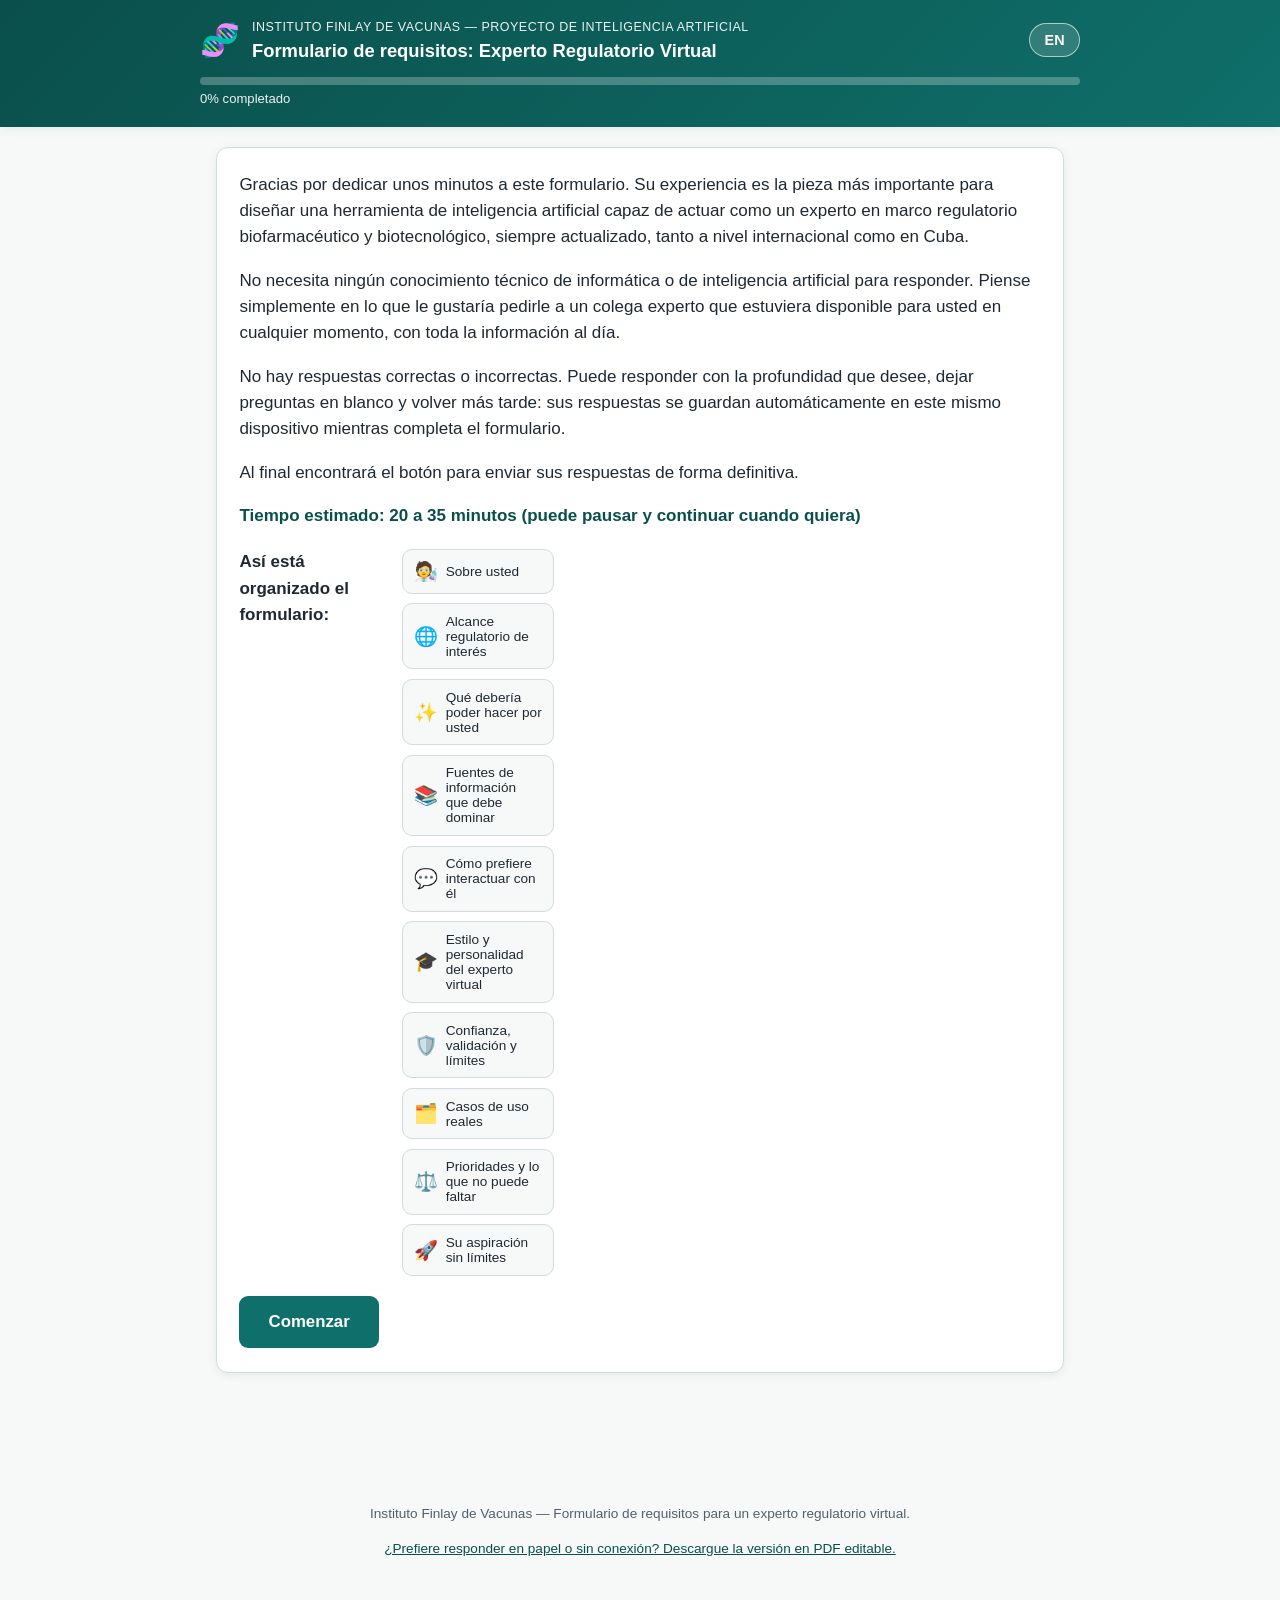
<file: formulario-requisitos/index.html>
<!DOCTYPE html>
<html lang="es">
<head>
<meta charset="UTF-8">
<meta name="viewport" content="width=device-width, initial-scale=1.0">
<title>Formulario de requisitos — Experto Regulatorio Virtual | Instituto Finlay de Vacunas</title>
<meta name="description" content="Formulario para levantar los requisitos de un experto virtual en marco regulatorio biofarmacéutico, biotecnológico y de inteligencia artificial.">
<link rel="icon" href="data:image/svg+xml,<svg xmlns=%22http://www.w3.org/2000/svg%22 viewBox=%220 0 100 100%22><text y=%22.9em%22 font-size=%2290%22>🧬</text></svg>">
<link rel="stylesheet" href="./assets/css/estilos.css">
</head>
<body>

<a class="enlace-saltar" href="#contenido-principal" data-i18n="ui.saltarContenido">Saltar al contenido principal</a>

<header class="encabezado">
  <div class="encabezado-fila">
    <div class="encabezado-marca">
      <span class="encabezado-icono" aria-hidden="true">🧬</span>
      <div>
        <p class="encabezado-institucion" data-i18n="meta.subtitulo">Instituto Finlay de Vacunas — Proyecto de Inteligencia Artificial</p>
        <h1 class="encabezado-titulo" data-i18n="meta.titulo">Formulario de requisitos: Experto Regulatorio Virtual</h1>
      </div>
    </div>
    <div class="encabezado-controles">
      <button type="button" id="boton-idioma" class="boton-idioma" aria-label="Cambiar idioma / Switch language">
        <span id="boton-idioma-texto">EN</span>
      </button>
    </div>
  </div>
  <div class="barra-progreso" role="progressbar" aria-valuemin="0" aria-valuemax="100" id="barra-progreso" aria-label="Progreso del formulario">
    <div class="barra-progreso-relleno" id="barra-progreso-relleno"></div>
  </div>
  <p class="progreso-texto" id="progreso-texto"></p>
</header>

<main id="contenido-principal" class="contenedor">

  <section id="pantalla-intro" class="tarjeta intro">
    <div id="intro-parrafos"></div>
    <p class="intro-tiempo" id="intro-tiempo" data-i18n="meta.tiempoEstimado"></p>

    <div id="aviso-borrador" class="aviso-borrador" hidden>
      <p id="aviso-borrador-texto"></p>
      <button type="button" id="boton-descartar-borrador" class="boton boton-texto" data-i18n="ui.empezarDeNuevo">Empezar de nuevo</button>
    </div>

    <nav class="mapa-secciones" id="mapa-secciones" aria-label="Secciones del formulario"></nav>

    <button type="button" id="boton-comenzar" class="boton boton-primario boton-grande">
      <span data-i18n="ui.comenzar">Comenzar</span>
    </button>
  </section>

  <form id="formulario" novalidate hidden>
    <div id="pasos-secciones"></div>

    <section id="paso-revision" class="tarjeta paso" data-paso="revision" hidden>
      <h2 data-i18n="ui.revisionTitulo">Revise sus respuestas</h2>
      <p data-i18n="ui.revisionDescripcion">Este es un resumen de lo que ha respondido. Puede volver a cualquier sección para editarla antes de enviar.</p>
      <div id="resumen-revision" class="resumen-revision"></div>
    </section>

    <nav class="navegacion-pasos" aria-label="Navegación del formulario">
      <button type="button" id="boton-anterior" class="boton boton-secundario" data-i18n="ui.anterior">← Anterior</button>
      <button type="button" id="boton-siguiente" class="boton boton-primario" data-i18n="ui.siguiente">Siguiente →</button>
    </nav>

    <section id="pantalla-envio" class="tarjeta envio" hidden>
      <h2 data-i18n="ui.envioTitulo">Enviar sus respuestas</h2>
      <ol class="envio-pasos" id="envio-instrucciones"></ol>
      <div class="envio-botones">
        <button type="button" id="boton-enviar-github" class="boton boton-primario boton-grande" data-i18n="ui.enviarGithub">Enviar mis respuestas</button>
        <button type="button" id="boton-descargar-md" class="boton boton-secundario" data-i18n="ui.descargarTexto">Descargar copia (texto)</button>
        <button type="button" id="boton-descargar-json" class="boton boton-secundario" data-i18n="ui.descargarJson">Descargar copia (datos)</button>
      </div>
      <p class="envio-resultado" id="envio-resultado" role="status" hidden></p>
      <p class="envio-nota" data-i18n="ui.envioNotaAlternativa">¿No tiene cuenta de GitHub o prefiere no usarla? Descargue una copia de sus respuestas y compártala por la vía que le resulte más cómoda; alguien del equipo la incorporará por usted.</p>
    </section>
  </form>

</main>

<footer class="pie">
  <p data-i18n="ui.pieTexto">Instituto Finlay de Vacunas — Formulario de requisitos para un experto regulatorio virtual.</p>
  <p class="pie-secundario">
    <a id="enlace-version-pdf" href="./pdf/formulario-requisitos-ia-regulatoria-es.pdf" data-i18n="ui.versionPdf">¿Prefiere responder en papel o sin conexión? Descargue la versión en PDF editable.</a>
  </p>
</footer>

<div id="region-anuncios" class="visualmente-oculto" role="status" aria-live="polite"></div>

<script src="./assets/js/i18n-ui.js"></script>
<script src="./assets/js/app.js"></script>
</body>
</html>
</file>
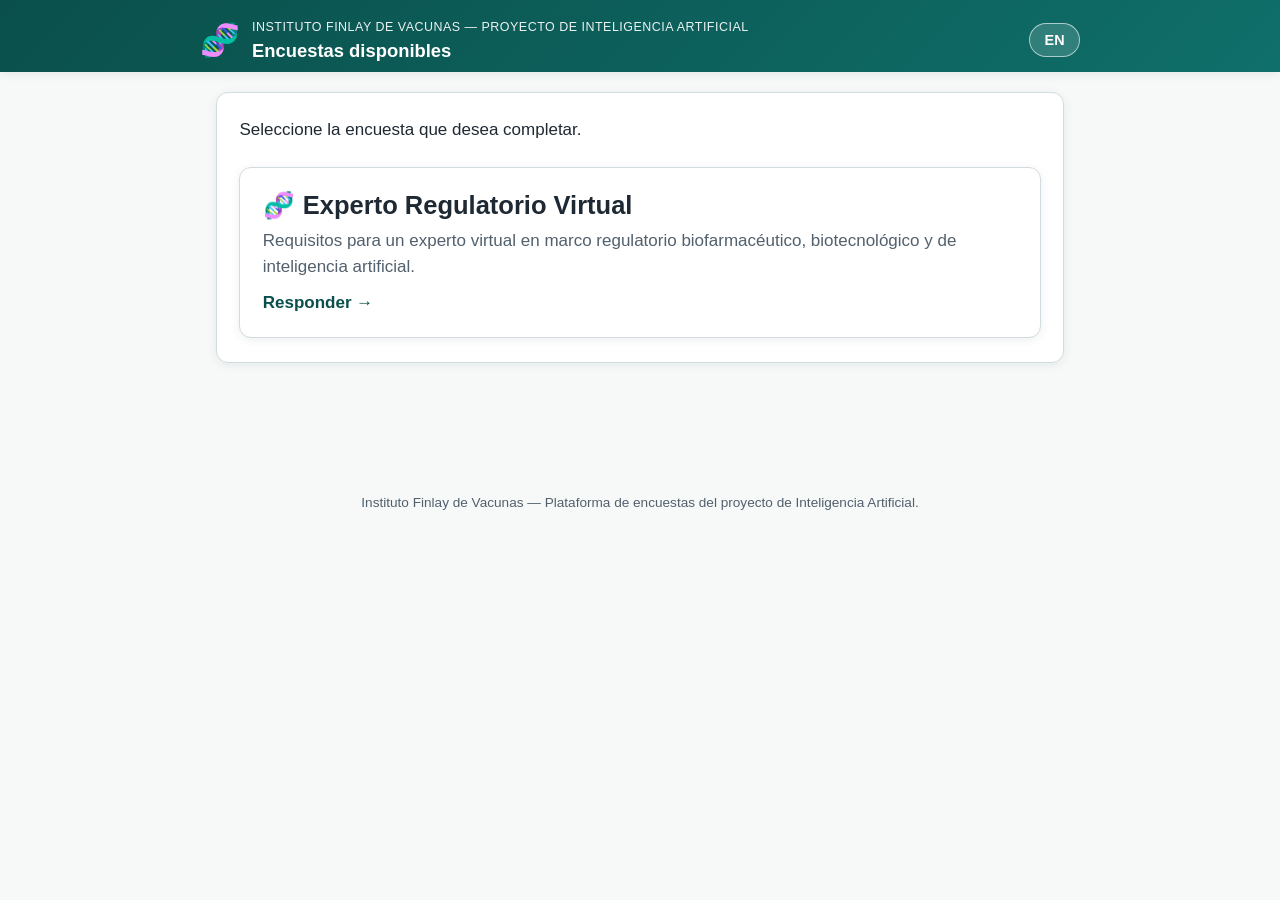
<file: sitio/index.html>
<!DOCTYPE html>
<html lang="es">
<head>
<meta charset="UTF-8">
<meta name="viewport" content="width=device-width, initial-scale=1.0">
<title>Encuestas — Instituto Finlay de Vacunas</title>
<meta name="description" content="Plataforma de encuestas del proyecto de Inteligencia Artificial del Instituto Finlay de Vacunas.">
<link rel="icon" href="data:image/svg+xml,<svg xmlns=%22http://www.w3.org/2000/svg%22 viewBox=%220 0 100 100%22><text y=%22.9em%22 font-size=%2290%22>🧬</text></svg>">
<link rel="stylesheet" href="./motor/css/estilos.css">
<style>
  .listado { display: grid; gap: 1rem; margin-top: 1.5rem; }
  .encuesta-tarjeta {
    display: block;
    background: var(--color-superficie);
    border: 1.5px solid var(--color-borde);
    border-radius: var(--radio);
    padding: 1.25rem 1.4rem;
    text-decoration: none;
    color: var(--color-texto);
    box-shadow: var(--sombra);
  }
  .encuesta-tarjeta:hover { border-color: var(--color-primario); }
  .encuesta-tarjeta h2 { margin: 0.1rem 0 0.4rem; display: flex; align-items: center; gap: 0.5rem; }
  .encuesta-tarjeta p { margin: 0; color: var(--color-texto-suave); }
  .sin-encuestas { color: var(--color-texto-suave); font-style: italic; }
</style>
</head>
<body>

<header class="encabezado">
  <div class="encabezado-fila">
    <div class="encabezado-marca">
      <span class="encabezado-icono" aria-hidden="true">🧬</span>
      <div>
        <p class="encabezado-institucion">Instituto Finlay de Vacunas — Proyecto de Inteligencia Artificial</p>
        <h1 class="encabezado-titulo" id="titulo-pagina">Encuestas disponibles</h1>
      </div>
    </div>
    <div class="encabezado-controles">
      <button type="button" id="boton-idioma" class="boton-idioma" aria-label="Cambiar idioma / Switch language">
        <span id="boton-idioma-texto">EN</span>
      </button>
    </div>
  </div>
</header>

<main class="contenedor">
  <section class="tarjeta intro">
    <p id="texto-intro">Seleccione la encuesta que desea completar.</p>
    <div class="listado" id="listado-encuestas"></div>
  </section>
</main>

<footer class="pie">
  <p id="texto-pie">Instituto Finlay de Vacunas — Plataforma de encuestas del proyecto de Inteligencia Artificial.</p>
</footer>

<script>
(function () {
  "use strict";
  const CLAVE_IDIOMA = "iatools-encuestas:idioma-general";
  let idioma = localStorage.getItem(CLAVE_IDIOMA) || "es";

  const TEXTOS = {
    es: {
      titulo: "Encuestas disponibles",
      intro: "Seleccione la encuesta que desea completar.",
      pie: "Instituto Finlay de Vacunas — Plataforma de encuestas del proyecto de Inteligencia Artificial.",
      sinEncuestas: "Todavía no hay encuestas activas.",
      abrir: "Responder →",
    },
    en: {
      titulo: "Available surveys",
      intro: "Select the survey you want to fill out.",
      pie: "Instituto Finlay de Vacunas — Survey platform for the Artificial Intelligence project.",
      sinEncuestas: "There are no active surveys yet.",
      abrir: "Answer →",
    },
  };

  function render(registro) {
    document.documentElement.lang = idioma;
    document.getElementById("titulo-pagina").textContent = TEXTOS[idioma].titulo;
    document.getElementById("texto-intro").textContent = TEXTOS[idioma].intro;
    document.getElementById("texto-pie").textContent = TEXTOS[idioma].pie;
    document.getElementById("boton-idioma-texto").textContent = idioma === "es" ? "EN" : "ES";

    const contenedor = document.getElementById("listado-encuestas");
    contenedor.innerHTML = "";
    const activas = (registro.encuestas || []).filter((e) => e.activa);
    if (activas.length === 0) {
      const p = document.createElement("p");
      p.className = "sin-encuestas";
      p.textContent = TEXTOS[idioma].sinEncuestas;
      contenedor.appendChild(p);
      return;
    }
    activas.forEach((encuesta) => {
      const a = document.createElement("a");
      a.className = "encuesta-tarjeta";
      a.href = `./encuestas/${encuesta.slug}/`;
      a.innerHTML = `
        <h2><span aria-hidden="true">${encuesta.icono || "📋"}</span> ${encuesta[`titulo_${idioma}`] || encuesta.titulo_es}</h2>
        <p>${encuesta[`descripcion_${idioma}`] || encuesta.descripcion_es}</p>
        <p style="margin-top:0.6rem;font-weight:600;color:var(--color-primario-oscuro)">${TEXTOS[idioma].abrir}</p>
      `;
      contenedor.appendChild(a);
    });
  }

  fetch("./registro.json", { cache: "no-store" })
    .then((r) => r.json())
    .then((registro) => {
      render(registro);
      document.getElementById("boton-idioma").addEventListener("click", () => {
        idioma = idioma === "es" ? "en" : "es";
        localStorage.setItem(CLAVE_IDIOMA, idioma);
        render(registro);
      });
    })
    .catch((err) => {
      document.getElementById("listado-encuestas").textContent = "Error al cargar el listado de encuestas.";
      console.error(err);
    });
})();
</script>
</body>
</html>
</file>
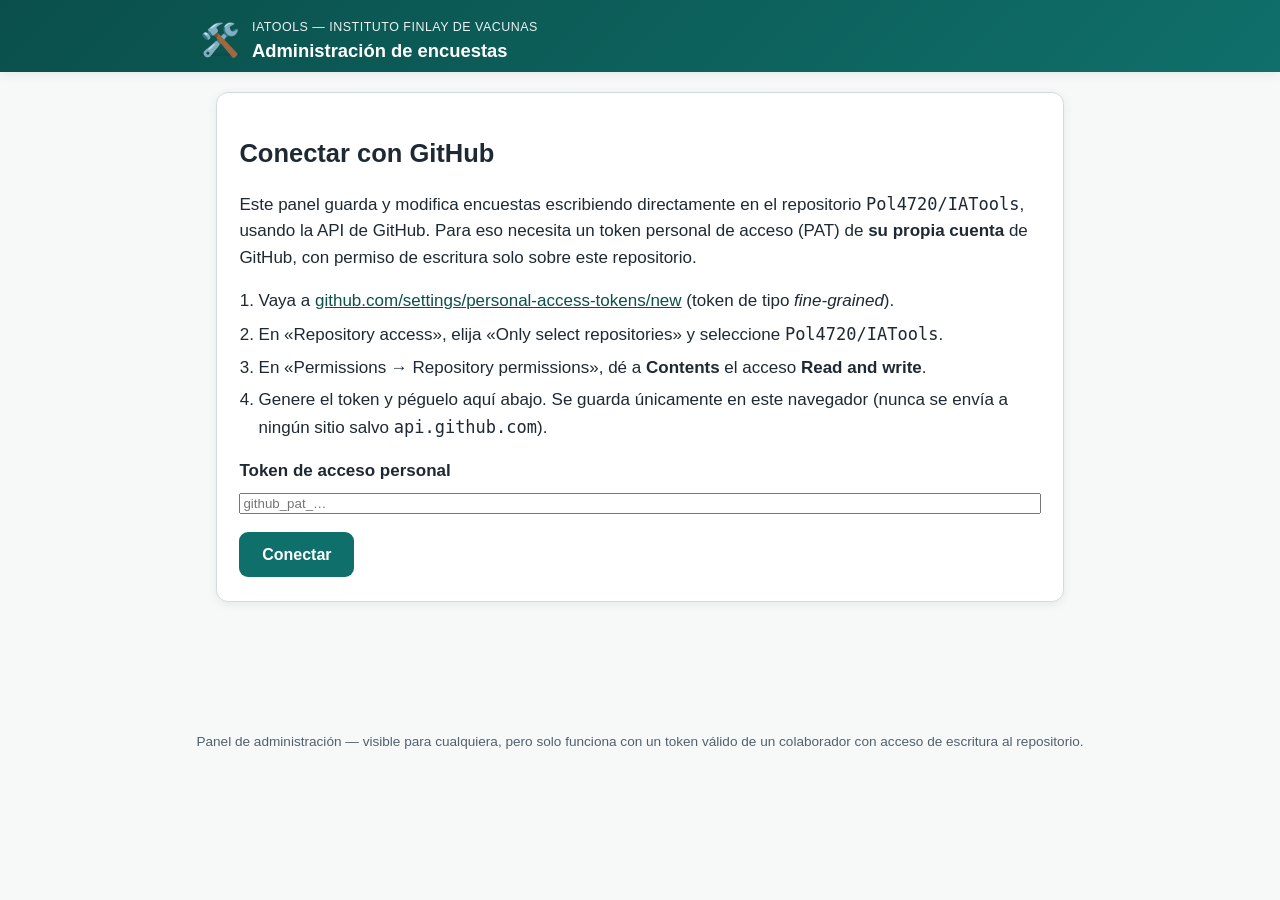
<file: sitio/admin/index.html>
<!DOCTYPE html>
<html lang="es">
<head>
<meta charset="UTF-8">
<meta name="viewport" content="width=device-width, initial-scale=1.0">
<title>Administración de encuestas — IATools</title>
<meta name="robots" content="noindex, nofollow">
<link rel="icon" href="data:image/svg+xml,<svg xmlns=%22http://www.w3.org/2000/svg%22 viewBox=%220 0 100 100%22><text y=%22.9em%22 font-size=%2290%22>🛠️</text></svg>">
<link rel="stylesheet" href="../motor/css/estilos.css">
<link rel="stylesheet" href="./assets/css/admin.css">
</head>
<body>

<header class="encabezado">
  <div class="encabezado-fila">
    <div class="encabezado-marca">
      <a href="../" class="encabezado-icono-enlace" aria-label="Ir al listado de encuestas">
        <span class="encabezado-icono" aria-hidden="true">🛠️</span>
      </a>
      <div>
        <p class="encabezado-institucion">IATools — Instituto Finlay de Vacunas</p>
        <h1 class="encabezado-titulo">Administración de encuestas</h1>
      </div>
    </div>
    <div class="encabezado-controles" id="controles-sesion"></div>
  </div>
</header>

<main class="contenedor">

  <!-- Pantalla de acceso -->
  <section id="pantalla-acceso" class="tarjeta">
    <h2>Conectar con GitHub</h2>
    <p>
      Este panel guarda y modifica encuestas escribiendo directamente en el repositorio
      <code>Pol4720/IATools</code>, usando la API de GitHub. Para eso necesita un token
      personal de acceso (PAT) de <strong>su propia cuenta</strong> de GitHub, con permiso
      de escritura solo sobre este repositorio.
    </p>
    <ol class="admin-pasos">
      <li>Vaya a <a href="https://github.com/settings/personal-access-tokens/new" target="_blank" rel="noopener">github.com/settings/personal-access-tokens/new</a> (token de tipo <em>fine-grained</em>).</li>
      <li>En «Repository access», elija «Only select repositories» y seleccione <code>Pol4720/IATools</code>.</li>
      <li>En «Permissions → Repository permissions», dé a <strong>Contents</strong> el acceso <strong>Read and write</strong>.</li>
      <li>Genere el token y péguelo aquí abajo. Se guarda únicamente en este navegador (nunca se envía a ningún sitio salvo <code>api.github.com</code>).</li>
    </ol>
    <div class="admin-campo">
      <label for="campo-token">Token de acceso personal</label>
      <input type="password" id="campo-token" autocomplete="off" placeholder="github_pat_…">
    </div>
    <button type="button" id="boton-conectar" class="boton boton-primario">Conectar</button>
    <p id="mensaje-acceso" class="admin-mensaje" role="status" hidden></p>
  </section>

  <!-- Panel principal (tras conectar) -->
  <div id="panel-principal" hidden>

    <section id="pantalla-listado" class="tarjeta">
      <div class="admin-fila-titulo">
        <h2>Encuestas</h2>
        <button type="button" id="boton-nueva-encuesta" class="boton boton-primario">+ Nueva encuesta</button>
      </div>
      <p id="listado-estado" class="admin-mensaje" hidden></p>
      <div id="listado-encuestas-admin" class="admin-listado"></div>
    </section>

    <section id="pantalla-editor" class="tarjeta" hidden>
      <div class="admin-fila-titulo">
        <h2 id="editor-titulo">Editar encuesta</h2>
        <button type="button" id="boton-volver-listado" class="boton boton-secundario">← Volver al listado</button>
      </div>

      <div class="admin-grid-editor">
        <div class="admin-columna-formulario">

          <fieldset class="admin-fieldset">
            <legend>Datos generales</legend>
            <div class="admin-campo">
              <label for="editor-slug">Identificador (slug)</label>
              <input type="text" id="editor-slug" placeholder="mi-nueva-encuesta">
              <small>Solo minúsculas, números y guiones. Define la URL: /encuestas/&lt;slug&gt;/. No se puede cambiar después de creada.</small>
            </div>
            <div class="admin-campo-par">
              <div class="admin-campo">
                <label for="editor-titulo-es">Título (ES)</label>
                <input type="text" id="editor-titulo-es">
              </div>
              <div class="admin-campo">
                <label for="editor-titulo-en">Título (EN)</label>
                <input type="text" id="editor-titulo-en">
              </div>
            </div>
            <div class="admin-campo-par">
              <div class="admin-campo">
                <label for="editor-descripcion-es">Descripción breve (ES)</label>
                <textarea id="editor-descripcion-es" rows="2"></textarea>
              </div>
              <div class="admin-campo">
                <label for="editor-descripcion-en">Descripción breve (EN)</label>
                <textarea id="editor-descripcion-en" rows="2"></textarea>
              </div>
            </div>
            <div class="admin-campo-par">
              <div class="admin-campo">
                <label for="editor-icono">Icono (un emoji)</label>
                <input type="text" id="editor-icono" maxlength="4" value="📋">
              </div>
              <div class="admin-campo">
                <label for="editor-correo">Correo destino de las respuestas</label>
                <input type="email" id="editor-correo" placeholder="alguien@finlay.edu.cu">
              </div>
            </div>
            <div class="admin-campo">
              <label><input type="checkbox" id="editor-activa"> Encuesta activa (visible en el listado público)</label>
            </div>
          </fieldset>

          <fieldset class="admin-fieldset">
            <legend>Introducción mostrada al empezar (ES, un párrafo por línea)</legend>
            <textarea id="editor-intro-es" rows="4"></textarea>
          </fieldset>
          <fieldset class="admin-fieldset">
            <legend>Introducción mostrada al empezar (EN, un párrafo por línea)</legend>
            <textarea id="editor-intro-en" rows="4"></textarea>
          </fieldset>

          <fieldset class="admin-fieldset">
            <div class="ed-cabecera-preguntas">
              <legend>Preguntas</legend>
              <span class="ed-resumen" id="ed-resumen">0 secciones · 0 preguntas</span>
            </div>
            <p class="admin-ayuda-json">
              Cada sección agrupa varias preguntas. Use «Subir/Bajar» para reordenar y la papelera para eliminar
              (se pide confirmación). La vista previa de la derecha se actualiza sola.
            </p>
            <div id="ed-secciones" class="ed-secciones"></div>
            <button type="button" id="ed-anadir-seccion" class="boton boton-primario">+ Añadir sección</button>
            <p id="editor-error-validacion" class="admin-mensaje admin-mensaje-error" hidden></p>
          </fieldset>

          <div class="admin-botones-guardar">
            <button type="button" id="boton-guardar-encuesta" class="boton boton-primario boton-grande">Guardar en GitHub</button>
          </div>
          <p id="editor-guardar-estado" class="admin-mensaje" role="status" hidden></p>

          <details class="admin-zona-peligro">
            <summary>Zona de peligro</summary>
            <p>Eliminar la encuesta borra sus archivos del repositorio (preguntas.json, index.html y sus PDF). Las respuestas ya recibidas en <code>/respuestas/&lt;slug&gt;</code> no se tocan.</p>
            <button type="button" id="boton-eliminar-encuesta" class="boton boton-peligro">Eliminar esta encuesta</button>
          </details>
        </div>

        <div class="admin-columna-previa">
          <h3>Vista previa en vivo</h3>
          <p class="admin-ayuda-json">Se actualiza sola mientras edita.</p>
          <iframe id="iframe-previa" class="admin-iframe-previa" title="Vista previa de la encuesta"></iframe>
        </div>
      </div>
    </section>

  </div>

</main>

<footer class="pie">
  <p>Panel de administración — visible para cualquiera, pero solo funciona con un token válido de un colaborador con acceso de escritura al repositorio.</p>
</footer>

<script src="./assets/js/admin.js"></script>
</body>
</html>
</file>
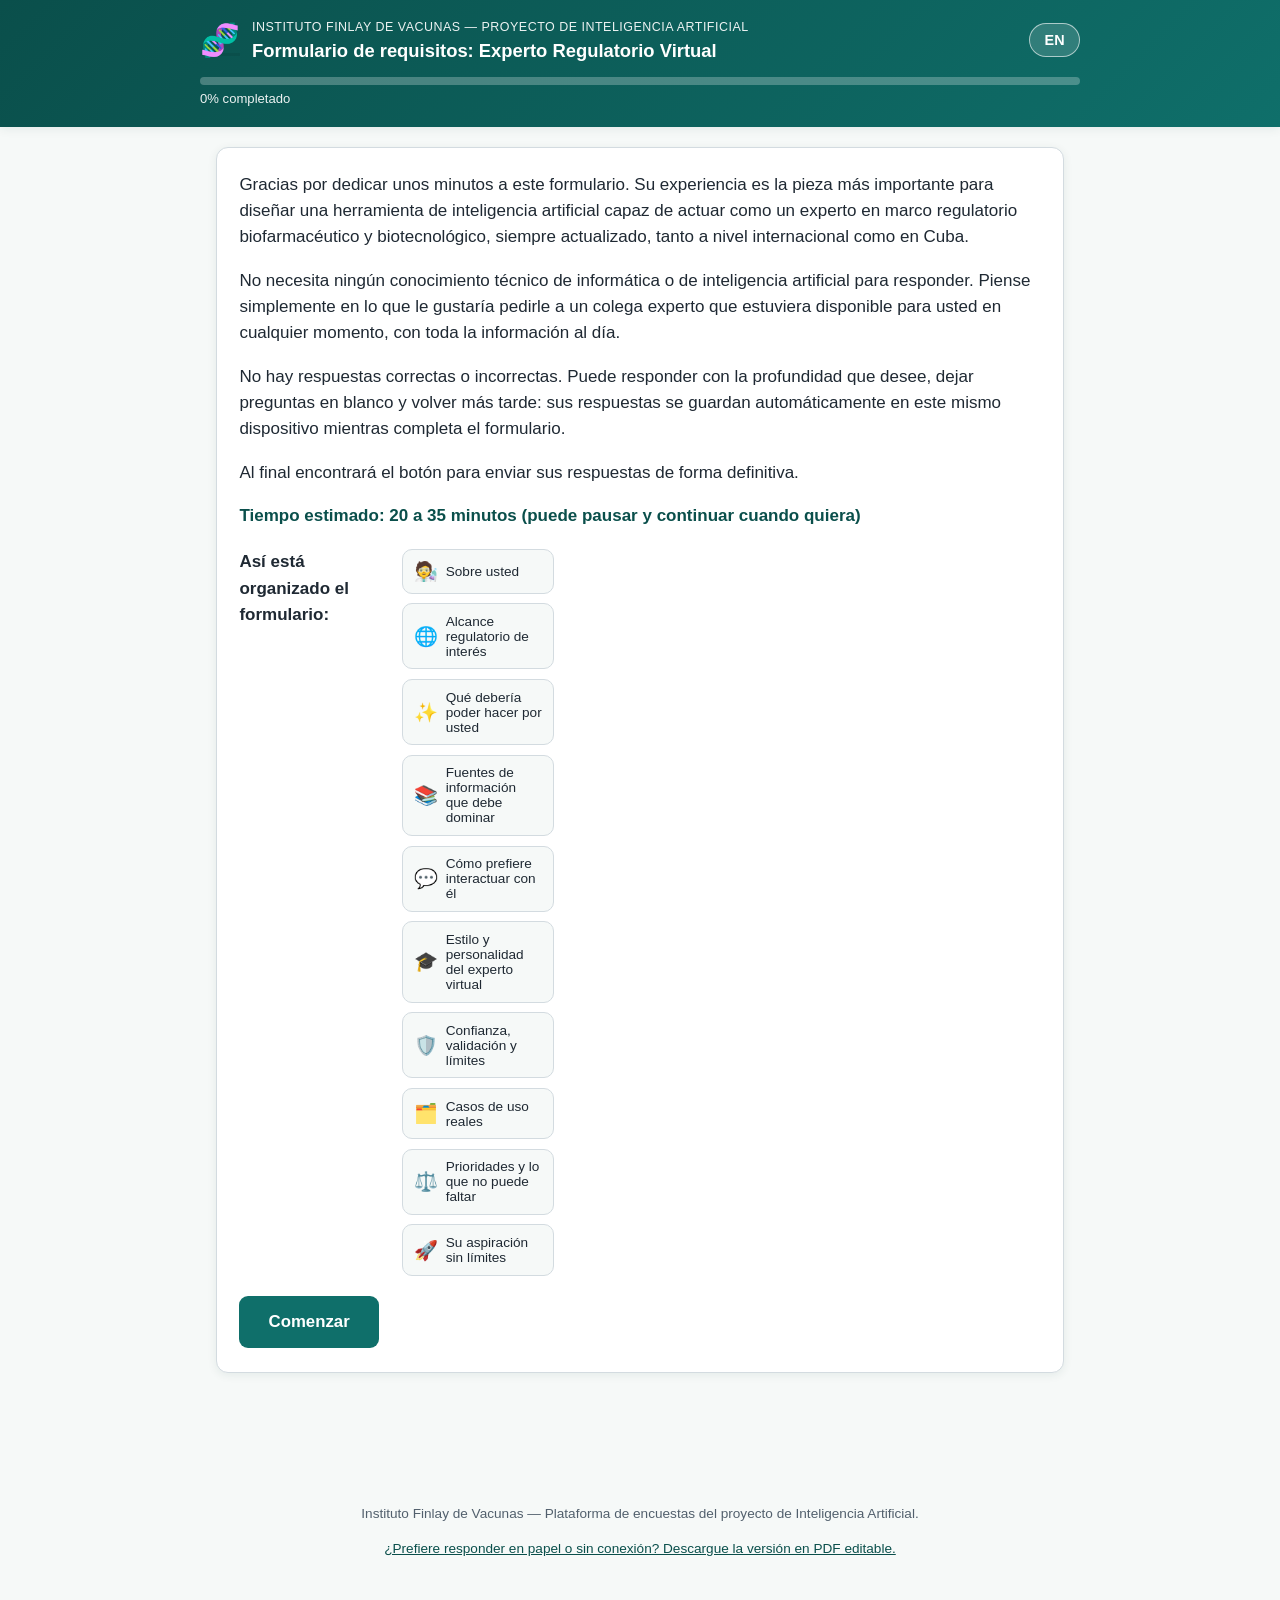
<file: sitio/encuestas/experto-regulatorio/index.html>
<!DOCTYPE html>
<html lang="es">
<head>
<meta charset="UTF-8">
<meta name="viewport" content="width=device-width, initial-scale=1.0">
<title>Formulario de requisitos — Experto Regulatorio Virtual | Instituto Finlay de Vacunas</title>
<meta name="description" content="Formulario para levantar los requisitos de un experto virtual en marco regulatorio biofarmacéutico, biotecnológico y de inteligencia artificial.">
<link rel="icon" href="data:image/svg+xml,<svg xmlns=%22http://www.w3.org/2000/svg%22 viewBox=%220 0 100 100%22><text y=%22.9em%22 font-size=%2290%22>🧬</text></svg>">
<link rel="stylesheet" href="../../motor/css/estilos.css">
</head>
<body>

<a class="enlace-saltar" href="#contenido-principal" data-i18n="ui.saltarContenido">Saltar al contenido principal</a>

<header class="encabezado">
  <div class="encabezado-fila">
    <div class="encabezado-marca">
      <a href="../../" class="encabezado-icono-enlace" aria-label="Ir al listado de encuestas">
        <span class="encabezado-icono" aria-hidden="true">🧬</span>
      </a>
      <div>
        <p class="encabezado-institucion" data-i18n="meta.subtitulo">Instituto Finlay de Vacunas — Proyecto de Inteligencia Artificial</p>
        <h1 class="encabezado-titulo" data-i18n="meta.titulo">Formulario de requisitos: Experto Regulatorio Virtual</h1>
      </div>
    </div>
    <div class="encabezado-controles">
      <button type="button" id="boton-idioma" class="boton-idioma" aria-label="Cambiar idioma / Switch language">
        <span id="boton-idioma-texto">EN</span>
      </button>
    </div>
  </div>
  <div class="barra-progreso" role="progressbar" aria-valuemin="0" aria-valuemax="100" id="barra-progreso" aria-label="Progreso del formulario">
    <div class="barra-progreso-relleno" id="barra-progreso-relleno"></div>
  </div>
  <p class="progreso-texto" id="progreso-texto"></p>
</header>

<main id="contenido-principal" class="contenedor">

  <section id="pantalla-intro" class="tarjeta intro">
    <div id="intro-parrafos"></div>
    <p class="intro-tiempo" id="intro-tiempo" data-i18n="meta.tiempoEstimado"></p>

    <div id="aviso-borrador" class="aviso-borrador" hidden>
      <p id="aviso-borrador-texto"></p>
      <button type="button" id="boton-descartar-borrador" class="boton boton-texto" data-i18n="ui.empezarDeNuevo">Empezar de nuevo</button>
    </div>

    <nav class="mapa-secciones" id="mapa-secciones" aria-label="Secciones del formulario"></nav>

    <button type="button" id="boton-comenzar" class="boton boton-primario boton-grande">
      <span data-i18n="ui.comenzar">Comenzar</span>
    </button>
  </section>

  <form id="formulario" novalidate hidden>
    <div id="pasos-secciones"></div>

    <section id="paso-revision" class="tarjeta paso" data-paso="revision" hidden>
      <h2 data-i18n="ui.revisionTitulo">Revise sus respuestas</h2>
      <p data-i18n="ui.revisionDescripcion">Este es un resumen de lo que ha respondido. Puede volver a cualquier sección para editarla antes de enviar.</p>
      <div id="resumen-revision" class="resumen-revision"></div>
    </section>

    <nav class="navegacion-pasos" aria-label="Navegación del formulario">
      <button type="button" id="boton-anterior" class="boton boton-secundario" data-i18n="ui.anterior">← Anterior</button>
      <button type="button" id="boton-siguiente" class="boton boton-primario" data-i18n="ui.siguiente">Siguiente →</button>
    </nav>

    <section id="pantalla-envio" class="tarjeta envio" hidden>
      <h2 data-i18n="ui.envioTitulo">Enviar sus respuestas</h2>
      <ol class="envio-pasos" id="envio-instrucciones"></ol>

      <div class="envio-botones">
        <button type="button" id="boton-enviar-correo" class="boton boton-primario boton-grande" data-i18n="ui.enviarCorreo">Enviar mis respuestas</button>
      </div>
      <p class="envio-resultado" id="envio-resultado" role="status" hidden></p>
      <p class="envio-nota" data-i18n="ui.envioNotaAlternativa">En cualquier momento puede descargar una copia de sus respuestas y compartirla por la vía que le resulte más cómoda; alguien del equipo la incorporará por usted.</p>

      <details class="envio-otras-opciones">
        <summary data-i18n="ui.otrasOpcionesEnvioTitulo">¿Tiene cuenta de GitHub?</summary>
        <p data-i18n="ui.otrasOpcionesEnvioDescripcion"></p>
        <div class="envio-botones envio-botones-secundarios">
          <button type="button" id="boton-enviar-github" class="boton boton-secundario" data-i18n="ui.enviarGithub">Enviar por GitHub</button>
          <button type="button" id="boton-descargar-md" class="boton boton-secundario" data-i18n="ui.descargarTexto">Descargar copia (texto)</button>
          <button type="button" id="boton-descargar-json" class="boton boton-secundario" data-i18n="ui.descargarJson">Descargar copia (datos)</button>
        </div>
      </details>
    </section>
  </form>

</main>

<footer class="pie">
  <p data-i18n="ui.pieTexto">Instituto Finlay de Vacunas — Plataforma de encuestas del proyecto de Inteligencia Artificial.</p>
  <p class="pie-secundario">
    <a id="enlace-version-pdf" href="./pdf/formulario-requisitos-ia-regulatoria-es.pdf" data-i18n="ui.versionPdf">¿Prefiere responder en papel o sin conexión? Descargue la versión en PDF editable.</a>
  </p>
</footer>

<div id="region-anuncios" class="visualmente-oculto" role="status" aria-live="polite"></div>

<script>
  window.CONFIG_ENCUESTA = {
    slug: "experto-regulatorio",
    datos: "./preguntas.json",
    pdfBase: "./pdf/formulario-requisitos-ia-regulatoria",
    correoDestino: "matosrichard58@gmail.com",
    repoOwner: "Pol4720",
    repoName: "IATools",
  };
</script>
<script src="../../motor/js/i18n-ui.js"></script>
<script src="../../motor/js/app.js"></script>
</body>
</html>
</file>
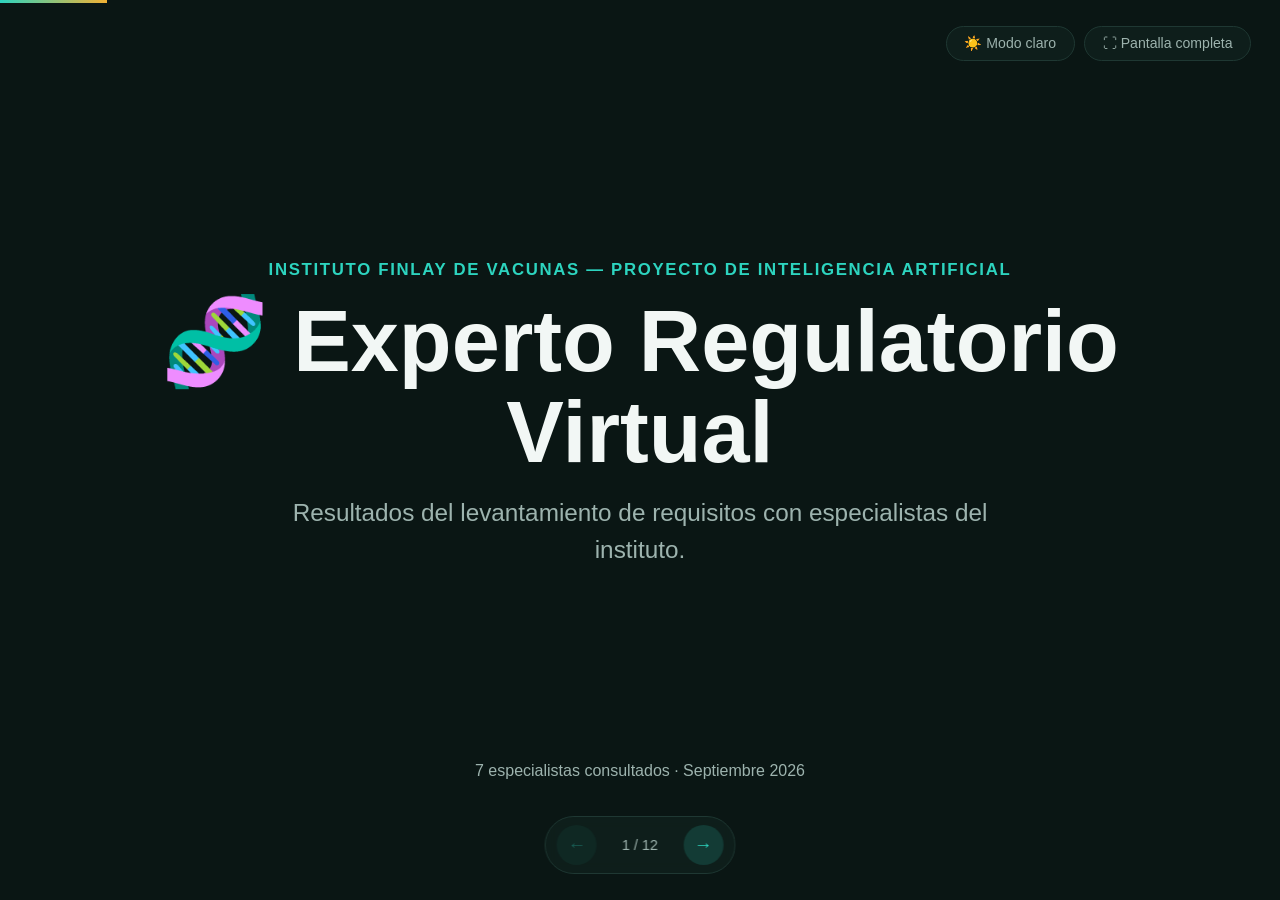
<file: sitio/slides/resumen-experto-regulatorio.html>
<!DOCTYPE html>
<html lang="es">
<head>
<meta charset="UTF-8">
<meta name="viewport" content="width=device-width, initial-scale=1.0">
<title>Experto Regulatorio Virtual — Resultados del levantamiento de requisitos</title>
<meta name="description" content="Resumen visual de las respuestas recogidas para definir el Experto Regulatorio Virtual del Instituto Finlay de Vacunas.">
<link rel="icon" href="data:image/svg+xml,<svg xmlns=%22http://www.w3.org/2000/svg%22 viewBox=%220 0 100 100%22><text y=%22.9em%22 font-size=%2290%22>🧬</text></svg>">
<style>
:root {
  --fondo: #0a1614;
  --fondo-tarjeta: #10201d;
  --borde: #1f3833;
  --primario: #2dd4bf;
  --primario-suave: rgba(45, 212, 191, 0.16);
  --acento: #f2b134;
  --acento-suave: rgba(242, 177, 52, 0.16);
  --texto: #f2f7f5;
  --texto-suave: #9db3ae;
  --pista: rgba(255, 255, 255, 0.09);
  --panel: rgba(16, 32, 29, 0.85);
  --fuente: "Segoe UI", "Helvetica Neue", Arial, "Noto Sans", sans-serif;
}

:root[data-tema="claro"] {
  --fondo: #f7faf9;
  --fondo-tarjeta: #ffffff;
  --borde: #d7e3e0;
  --primario: #0f8f80;
  --primario-suave: rgba(15, 143, 128, 0.12);
  --acento: #b9770e;
  --acento-suave: rgba(185, 119, 14, 0.14);
  --texto: #12211f;
  --texto-suave: #4f6461;
  --pista: rgba(15, 60, 55, 0.09);
  --panel: rgba(255, 255, 255, 0.9);
}

* { box-sizing: border-box; }
html, body { height: 100%; }
body {
  margin: 0;
  background: var(--fondo);
  color: var(--texto);
  font-family: var(--fuente);
  overflow: hidden;
  transition: background 0.3s ease, color 0.3s ease;
}

.mazo {
  position: relative;
  width: 100vw;
  height: 100vh;
  height: 100dvh;
}

.diapositiva {
  position: absolute;
  inset: 0;
  display: none;
  flex-direction: column;
  justify-content: center;
  align-items: center;
  padding: 5vh 7vw 13vh;
  text-align: center;
  opacity: 0;
  transform: translateY(14px);
  transition: opacity 0.45s ease, transform 0.45s ease;
}
.diapositiva.activa { display: flex; opacity: 1; transform: translateY(0); }

.kicker {
  font-size: 1.05rem;
  letter-spacing: 0.1em;
  text-transform: uppercase;
  color: var(--primario);
  font-weight: 700;
  margin-bottom: 1rem;
}
h1.titulo-portada {
  font-size: clamp(3rem, 7vw, 5.4rem);
  line-height: 1.05;
  margin: 0 0 1.1rem;
  font-weight: 800;
}
h2.titulo {
  font-size: clamp(2.1rem, 4.6vw, 3.5rem);
  line-height: 1.15;
  margin: 0 0 1.7rem;
  font-weight: 800;
  max-width: 48rem;
}
.subtitulo {
  font-size: clamp(1.2rem, 1.9vw, 1.55rem);
  color: var(--texto-suave);
  max-width: 44rem;
  margin: 0 auto;
  line-height: 1.5;
}

.grid-stats {
  display: grid;
  grid-template-columns: repeat(3, minmax(0, 1fr));
  gap: 1.4rem;
  width: 100%;
  max-width: 66rem;
  margin-top: 1rem;
}
@media (max-width: 760px) { .grid-stats { grid-template-columns: 1fr; } }

.tarjeta-stat {
  background: var(--fondo-tarjeta);
  border: 1px solid var(--borde);
  border-radius: 18px;
  padding: 2rem 1.5rem;
}
.tarjeta-stat .numero {
  font-size: clamp(3rem, 5vw, 4.2rem);
  font-weight: 800;
  color: var(--primario);
  line-height: 1;
}
.tarjeta-stat .numero.acento { color: var(--acento); }
.tarjeta-stat .etiqueta {
  margin-top: 0.7rem;
  font-size: 1.1rem;
  color: var(--texto-suave);
  line-height: 1.4;
}

.lista-barras {
  width: 100%;
  max-width: 48rem;
  display: flex;
  flex-direction: column;
  gap: 1rem;
  text-align: left;
}
.fila-barra { display: flex; flex-direction: column; gap: 0.4rem; }
.fila-barra .etiqueta-fila {
  display: flex;
  justify-content: space-between;
  font-size: 1.12rem;
  gap: 1rem;
}
.fila-barra .valor-fila { color: var(--primario); font-weight: 700; flex-shrink: 0; }
.pista-barra {
  height: 14px;
  border-radius: 999px;
  background: var(--pista);
  overflow: hidden;
}
.relleno-barra {
  height: 100%;
  border-radius: 999px;
  background: linear-gradient(90deg, var(--primario), #7ef2e3);
  width: 0%;
  transition: width 1s cubic-bezier(0.16, 1, 0.3, 1);
}

.grid-perfiles {
  display: grid;
  grid-template-columns: repeat(4, minmax(0, 1fr));
  gap: 1.1rem;
  width: 100%;
  max-width: 66rem;
}
@media (max-width: 900px) { .grid-perfiles { grid-template-columns: repeat(3, 1fr); } }
@media (max-width: 620px) { .grid-perfiles { grid-template-columns: repeat(2, 1fr); } }
.tarjeta-perfil {
  background: var(--fondo-tarjeta);
  border: 1px solid var(--borde);
  border-radius: 16px;
  padding: 1.3rem 1rem;
}
.tarjeta-perfil .avatar {
  width: 48px; height: 48px;
  border-radius: 50%;
  background: var(--primario-suave);
  color: var(--primario);
  display: flex; align-items: center; justify-content: center;
  font-weight: 800;
  font-size: 1.05rem;
  margin: 0 auto 0.65rem;
}
.tarjeta-perfil .nombre { font-weight: 700; font-size: 1.08rem; }
.tarjeta-perfil .area { font-size: 0.95rem; color: var(--texto-suave); margin-top: 0.2rem; }
.tarjeta-perfil .badge {
  display: inline-block;
  margin-top: 0.55rem;
  font-size: 0.78rem;
  padding: 0.2rem 0.6rem;
  border-radius: 999px;
  background: var(--acento-suave);
  color: var(--acento);
  font-weight: 700;
}

blockquote.cita {
  max-width: 48rem;
  font-size: clamp(1.5rem, 2.8vw, 1.95rem);
  line-height: 1.5;
  font-style: italic;
  color: var(--texto);
  margin: 0 0 1.3rem;
}
.cita-autor { color: var(--primario); font-weight: 700; font-style: normal; font-size: 1.1rem; }

.chip-fila {
  display: flex;
  flex-wrap: wrap;
  gap: 0.7rem;
  justify-content: center;
  max-width: 52rem;
  margin-top: 1.3rem;
}
.chip {
  background: var(--fondo-tarjeta);
  border: 1px solid var(--borde);
  border-radius: 999px;
  padding: 0.6rem 1.15rem;
  font-size: 1.05rem;
  color: var(--texto-suave);
}
.chip strong { color: var(--texto); }

.pie-diapositiva {
  position: absolute;
  bottom: 6.5rem;
  left: 0; right: 0;
  text-align: center;
  font-size: 1rem;
  color: var(--texto-suave);
}

/* ---------- Controles ---------- */

.controles {
  position: fixed;
  bottom: 1.6rem;
  left: 50%;
  transform: translateX(-50%);
  display: flex;
  align-items: center;
  gap: 0.9rem;
  background: var(--panel);
  backdrop-filter: blur(6px);
  border: 1px solid var(--borde);
  border-radius: 999px;
  padding: 0.5rem 0.7rem;
  z-index: 20;
}
.controles button {
  width: 2.5rem; height: 2.5rem;
  border-radius: 50%;
  border: none;
  background: var(--primario-suave);
  color: var(--primario);
  font-size: 1.15rem;
  cursor: pointer;
  display: flex; align-items: center; justify-content: center;
  transition: background 0.15s ease;
}
.controles button:hover { background: var(--primario); color: var(--fondo); }
.controles button:disabled { opacity: 0.35; cursor: not-allowed; }
.contador { font-size: 0.9rem; color: var(--texto-suave); min-width: 3.6rem; text-align: center; }

.controles-superiores {
  position: fixed;
  top: 1.6rem;
  right: 1.8rem;
  z-index: 20;
  display: flex;
  gap: 0.6rem;
}
.boton-superior {
  background: var(--panel);
  border: 1px solid var(--borde);
  color: var(--texto-suave);
  border-radius: 999px;
  padding: 0.55rem 1.1rem;
  font-size: 0.88rem;
  cursor: pointer;
}
.boton-superior:hover { color: var(--texto); border-color: var(--primario); }

.barra-progreso-global {
  position: fixed;
  top: 0; left: 0;
  height: 3px;
  background: linear-gradient(90deg, var(--primario), var(--acento));
  z-index: 21;
  transition: width 0.4s ease;
}

@media (prefers-reduced-motion: reduce) {
  .diapositiva, .relleno-barra, .barra-progreso-global, body { transition: none; }
}
</style>
</head>
<body>

<div class="barra-progreso-global" id="barra-progreso" style="width:0%"></div>
<div class="controles-superiores">
  <button type="button" class="boton-superior" id="boton-tema">☀️ Modo claro</button>
  <button type="button" class="boton-superior" id="boton-pantalla-completa">⛶ Pantalla completa</button>
</div>

<div class="mazo" id="mazo">

  <!-- 1. Portada -->
  <section class="diapositiva">
    <div class="kicker">Instituto Finlay de Vacunas — Proyecto de Inteligencia Artificial</div>
    <h1 class="titulo-portada">🧬 Experto Regulatorio<br>Virtual</h1>
    <p class="subtitulo">Resultados del levantamiento de requisitos con especialistas del instituto.</p>
    <p class="pie-diapositiva">7 especialistas consultados · Septiembre 2026</p>
  </section>

  <!-- 2. Por qué -->
  <section class="diapositiva">
    <div class="kicker">El problema</div>
    <h2 class="titulo">Cada consulta regulatoria depende hoy de que alguien esté disponible</h2>
    <p class="subtitulo">Antes de construir la solución, le preguntamos al equipo: ¿qué necesitan de un experto siempre disponible?</p>
  </section>

  <!-- 3. Quiénes respondieron -->
  <section class="diapositiva">
    <div class="kicker">Quiénes respondieron</div>
    <h2 class="titulo">Siete perfiles, décadas de experiencia combinada</h2>
    <div class="grid-perfiles">
      <div class="tarjeta-perfil"><div class="avatar">RL</div><div class="nombre">Ricardo Leal</div><div class="area">Ciencia de Datos</div><span class="badge">&lt; 5 años</span></div>
      <div class="tarjeta-perfil"><div class="avatar">DG</div><div class="nombre">Dagmar García</div><div class="area">Vicedirección I+D</div><span class="badge">15–30 años</span></div>
      <div class="tarjeta-perfil"><div class="avatar">SF</div><div class="nombre">Sonsire Fernández</div><div class="area">Microbiología</div><span class="badge">15–30 años</span></div>
      <div class="tarjeta-perfil"><div class="avatar">YC</div><div class="nombre">Yanet Climent</div><div class="area">Investigadora Titular</div><span class="badge">15–30 años</span></div>
      <div class="tarjeta-perfil"><div class="avatar">RG</div><div class="nombre">Raine Garrido</div><div class="area">Fisicoquímica</div><span class="badge">15–30 años</span></div>
      <div class="tarjeta-perfil"><div class="avatar">LC</div><div class="nombre">Lila Castellanos</div><div class="area">Asesora IFV</div><span class="badge">&gt; 30 años</span></div>
      <div class="tarjeta-perfil"><div class="avatar">YB</div><div class="nombre">Yolanda Baro</div><div class="area">Control de Calidad</div><span class="badge">5–15 años</span></div>
    </div>
  </section>

  <!-- 4. Consenso en marcos regulatorios -->
  <section class="diapositiva">
    <div class="kicker">Alcance regulatorio</div>
    <h2 class="titulo">Consenso total sobre qué marcos debe dominar</h2>
    <div class="lista-barras" data-barras>
      <div class="fila-barra"><div class="etiqueta-fila"><span>CECMED (Cuba)</span><span class="valor-fila">7/7</span></div><div class="pista-barra"><div class="relleno-barra" data-valor="100"></div></div></div>
      <div class="fila-barra"><div class="etiqueta-fila"><span>EMA (Unión Europea)</span><span class="valor-fila">7/7</span></div><div class="pista-barra"><div class="relleno-barra" data-valor="100"></div></div></div>
      <div class="fila-barra"><div class="etiqueta-fila"><span>OMS/OPS</span><span class="valor-fila">7/7</span></div><div class="pista-barra"><div class="relleno-barra" data-valor="100"></div></div></div>
      <div class="fila-barra"><div class="etiqueta-fila"><span>ICH</span><span class="valor-fila">7/7</span></div><div class="pista-barra"><div class="relleno-barra" data-valor="100"></div></div></div>
      <div class="fila-barra"><div class="etiqueta-fila"><span>FDA (Estados Unidos)</span><span class="valor-fila">5/7</span></div><div class="pista-barra"><div class="relleno-barra" data-valor="71"></div></div></div>
    </div>
    <p class="pie-diapositiva">6 de 7 quieren cobertura geográfica global, sin restricción</p>
  </section>

  <!-- 5. Rigor y confianza -->
  <section class="diapositiva">
    <div class="kicker">La condición innegociable</div>
    <h2 class="titulo">Rigor antes que velocidad</h2>
    <div class="grid-stats">
      <div class="tarjeta-stat"><div class="numero">7/7</div><div class="etiqueta">exige que siempre cite la norma o fuente exacta</div></div>
      <div class="tarjeta-stat"><div class="numero acento">4.7<span style="font-size:1.6rem">/5</span></div><div class="etiqueta">gravedad promedio de una respuesta incorrecta sin advertirlo</div></div>
      <div class="tarjeta-stat"><div class="numero">6/7</div><div class="etiqueta">exige que admita cuándo la norma es ambigua</div></div>
    </div>
  </section>

  <!-- 6. Funciones más deseadas -->
  <section class="diapositiva">
    <div class="kicker">Qué debería hacer</div>
    <h2 class="titulo">Diez funciones, el mismo nivel de prioridad</h2>
    <div class="lista-barras">
      <div class="fila-barra"><div class="etiqueta-fila"><span>Responder con cita exacta de la norma</span><span class="valor-fila">6/7</span></div><div class="pista-barra"><div class="relleno-barra" data-valor="86"></div></div></div>
      <div class="fila-barra"><div class="etiqueta-fila"><span>Vigilancia proactiva de cambios normativos</span><span class="valor-fila">6/7</span></div><div class="pista-barra"><div class="relleno-barra" data-valor="86"></div></div></div>
      <div class="fila-barra"><div class="etiqueta-fila"><span>Redactar y revisar documentos regulatorios</span><span class="valor-fila">6/7</span></div><div class="pista-barra"><div class="relleno-barra" data-valor="86"></div></div></div>
      <div class="fila-barra"><div class="etiqueta-fila"><span>Análisis de brechas frente a una norma</span><span class="valor-fila">6/7</span></div><div class="pista-barra"><div class="relleno-barra" data-valor="86"></div></div></div>
      <div class="fila-barra"><div class="etiqueta-fila"><span>Comparar exigencias entre agencias</span><span class="valor-fila">6/7</span></div><div class="pista-barra"><div class="relleno-barra" data-valor="86"></div></div></div>
    </div>
    <p class="pie-diapositiva">También con 6/7: auditoría simulada, tutoría, riesgo, farmacovigilancia y bibliografía</p>
  </section>

  <!-- 7. Cómo lo quieren usar -->
  <section class="diapositiva">
    <div class="kicker">Cómo lo imaginan</div>
    <h2 class="titulo">Conversación, alertas y el bolsillo</h2>
    <div class="chip-fila">
      <div class="chip">💬 <strong>6/7</strong> conversación natural</div>
      <div class="chip">🔔 <strong>6/7</strong> alertas automáticas</div>
      <div class="chip">📄 <strong>5/7</strong> informes descargables</div>
      <div class="chip">💻 <strong>7/7</strong> computadora</div>
      <div class="chip">📱 <strong>6/7</strong> teléfono móvil</div>
    </div>
  </section>

  <!-- 8. Confidencialidad / arquitectura -->
  <section class="diapositiva">
    <div class="kicker">Un hallazgo que condiciona la arquitectura</div>
    <h2 class="titulo">Más de la mitad exige que nada salga del instituto</h2>
    <div class="grid-stats" style="max-width:40rem; grid-template-columns:repeat(2,1fr)">
      <div class="tarjeta-stat"><div class="numero acento">4/7</div><div class="etiqueta">nada de información confidencial fuera de nuestro control</div></div>
      <div class="tarjeta-stat"><div class="numero">3/7</div><div class="etiqueta">acepta servicios externos seguros, o pide orientación</div></div>
    </div>
    <p class="subtitulo" style="margin-top:1.8rem">Favorece evaluar modelos locales junto a los de nube, no uno por defecto.</p>
  </section>

  <!-- 9. Voz destacada: Lila -->
  <section class="diapositiva">
    <div class="kicker">Una voz que fue más allá de las casillas</div>
    <blockquote class="cita">
      «Monitorear, resumir y clasificar los documentos que yo seleccione, avisarme de nuevas versiones y detectar diferencias entre ellas.»
    </blockquote>
    <p class="cita-autor">— Lila Castellanos Serra, Asesora IFV, +30 años</p>
    <p class="subtitulo" style="margin-top:1.1rem">Describió su propio flujo documental en vez de marcar casillas — una perspectiva que las demás respuestas no capturan.</p>
  </section>

  <!-- 10. Lo que no debe ser -->
  <section class="diapositiva">
    <div class="kicker">El límite que todos marcan</div>
    <h2 class="titulo">Apoyo, no reemplazo del experto humano</h2>
    <blockquote class="cita" style="font-size:1.4rem">
      «Que sustituya al experto — aún no se ha llegado a ese momento; su validación es innegociable.»
    </blockquote>
    <p class="cita-autor">— Ricardo Leal Dávila</p>
    <div class="grid-stats" style="max-width:32rem; grid-template-columns:1fr; margin-top:1.8rem">
      <div class="tarjeta-stat"><div class="numero">0/7</div><div class="etiqueta">lo quiere como fuente autorizada única, sin revisión humana</div></div>
    </div>
  </section>

  <!-- 11. Próximos pasos -->
  <section class="diapositiva">
    <div class="kicker">Qué sigue</div>
    <h2 class="titulo">De los requisitos al diseño de la herramienta</h2>
    <div class="lista-barras" style="max-width:42rem">
      <div class="chip-fila" style="justify-content:flex-start; text-align:left">
        <div class="chip">📂 Respuestas completas en <strong>/respuestas</strong></div>
        <div class="chip">🧭 El formulario sigue abierto</div>
        <div class="chip">🛠️ El panel de administración ya crea nuevas encuestas</div>
        <div class="chip">🚀 Siguiente: diseño y validación del experto regulatorio</div>
      </div>
    </div>
  </section>

  <!-- 12. Cierre -->
  <section class="diapositiva">
    <div class="kicker">Gracias</div>
    <h1 class="titulo-portada" style="font-size:clamp(2.4rem,5.5vw,3.8rem)">Construyamos esto juntos</h1>
    <p class="subtitulo">Instituto Finlay de Vacunas — Proyecto de Inteligencia Artificial</p>
  </section>

</div>

<div class="controles">
  <button type="button" id="boton-anterior" aria-label="Diapositiva anterior">←</button>
  <span class="contador" id="contador">1 / 12</span>
  <button type="button" id="boton-siguiente" aria-label="Diapositiva siguiente">→</button>
</div>

<script>
(function () {
  "use strict";
  const diapositivas = Array.from(document.querySelectorAll(".diapositiva"));
  const total = diapositivas.length;
  let actual = 0;

  const contador = document.getElementById("contador");
  const barraProgreso = document.getElementById("barra-progreso");
  const botonAnterior = document.getElementById("boton-anterior");
  const botonSiguiente = document.getElementById("boton-siguiente");
  const botonPantallaCompleta = document.getElementById("boton-pantalla-completa");
  const botonTema = document.getElementById("boton-tema");
  const CLAVE_TEMA = "iatools-slides:tema";

  function animarBarras(diapositiva) {
    diapositiva.querySelectorAll(".relleno-barra").forEach((barra) => {
      const valor = barra.dataset.valor || "0";
      barra.style.width = "0%";
      requestAnimationFrame(() => {
        requestAnimationFrame(() => { barra.style.width = `${valor}%`; });
      });
    });
  }

  function mostrar(indice) {
    actual = Math.max(0, Math.min(total - 1, indice));
    diapositivas.forEach((d, i) => d.classList.toggle("activa", i === actual));
    contador.textContent = `${actual + 1} / ${total}`;
    barraProgreso.style.width = `${((actual + 1) / total) * 100}%`;
    botonAnterior.disabled = actual === 0;
    botonSiguiente.disabled = actual === total - 1;
    animarBarras(diapositivas[actual]);
  }

  function siguiente() { if (actual < total - 1) mostrar(actual + 1); }
  function anterior() { if (actual > 0) mostrar(actual - 1); }

  botonSiguiente.addEventListener("click", siguiente);
  botonAnterior.addEventListener("click", anterior);

  document.addEventListener("keydown", (evento) => {
    if (["ArrowRight", "PageDown", " "].includes(evento.key)) { evento.preventDefault(); siguiente(); }
    else if (["ArrowLeft", "PageUp"].includes(evento.key)) { evento.preventDefault(); anterior(); }
    else if (evento.key === "Home") { evento.preventDefault(); mostrar(0); }
    else if (evento.key === "End") { evento.preventDefault(); mostrar(total - 1); }
  });

  let inicioX = null;
  document.addEventListener("touchstart", (e) => { inicioX = e.touches[0].clientX; }, { passive: true });
  document.addEventListener("touchend", (e) => {
    if (inicioX === null) return;
    const delta = e.changedTouches[0].clientX - inicioX;
    if (Math.abs(delta) > 60) { delta < 0 ? siguiente() : anterior(); }
    inicioX = null;
  }, { passive: true });

  function alternarPantallaCompleta() {
    if (!document.fullscreenElement) {
      document.documentElement.requestFullscreen().catch(() => {});
      botonPantallaCompleta.textContent = "⛶ Salir de pantalla completa";
    } else {
      document.exitFullscreen().catch(() => {});
      botonPantallaCompleta.textContent = "⛶ Pantalla completa";
    }
  }
  botonPantallaCompleta.addEventListener("click", alternarPantallaCompleta);
  document.addEventListener("fullscreenchange", () => {
    botonPantallaCompleta.textContent = document.fullscreenElement ? "⛶ Salir de pantalla completa" : "⛶ Pantalla completa";
  });

  function aplicarTema(tema) {
    if (tema === "claro") {
      document.documentElement.setAttribute("data-tema", "claro");
      botonTema.textContent = "🌙 Modo oscuro";
    } else {
      document.documentElement.removeAttribute("data-tema");
      botonTema.textContent = "☀️ Modo claro";
    }
  }
  function alternarTema() {
    const actualEsClaro = document.documentElement.getAttribute("data-tema") === "claro";
    const nuevo = actualEsClaro ? "oscuro" : "claro";
    try { localStorage.setItem(CLAVE_TEMA, nuevo); } catch (e) { /* almacenamiento no disponible */ }
    aplicarTema(nuevo);
  }
  botonTema.addEventListener("click", alternarTema);
  let temaGuardado = null;
  try { temaGuardado = localStorage.getItem(CLAVE_TEMA); } catch (e) { /* almacenamiento no disponible */ }
  aplicarTema(temaGuardado);

  mostrar(0);
})();
</script>

</body>
</html>
</file>
<file: formulario-requisitos/assets/css/estilos.css>
/* =========================================================
   Formulario de requisitos — Experto Regulatorio Virtual
   Instituto Finlay de Vacunas
   Hoja de estilos: responsiva, accesible, con tema claro/oscuro
   ========================================================= */

:root {
  --color-primario: #0f6f6a;
  --color-primario-oscuro: #0a4f4b;
  --color-acento: #2e7d5b;
  --color-fondo: #f6f9f8;
  --color-superficie: #ffffff;
  --color-texto: #1f2933;
  --color-texto-suave: #52606d;
  --color-borde: #d3dbe0;
  --color-foco: #1d7a86;
  --color-exito: #1a7f42;
  --color-alerta: #9a6300;
  --radio: 12px;
  --sombra: 0 2px 10px rgba(15, 60, 55, 0.08);
  --fuente: "Segoe UI", "Helvetica Neue", Arial, "Noto Sans", sans-serif;
  --ancho-max: 880px;
}

@media (prefers-color-scheme: dark) {
  :root {
    --color-primario: #35b3ab;
    --color-primario-oscuro: #1d7a86;
    --color-acento: #4fae82;
    --color-fondo: #10181a;
    --color-superficie: #172225;
    --color-texto: #eaf1f0;
    --color-texto-suave: #a9b7bb;
    --color-borde: #2b3a3e;
    --color-foco: #57c9c1;
    --sombra: 0 2px 14px rgba(0, 0, 0, 0.35);
  }
}

* { box-sizing: border-box; }

/* El atributo hidden debe ganar siempre, incluso sobre reglas de display
   explícitas (p. ej. .navegacion-pasos usa display:flex). */
[hidden] { display: none !important; }

html { scroll-behavior: smooth; }

body {
  margin: 0;
  font-family: var(--fuente);
  background: var(--color-fondo);
  color: var(--color-texto);
  line-height: 1.55;
  font-size: 17px;
}

h1, h2, h3 { line-height: 1.25; }

a { color: var(--color-primario-oscuro); }
@media (prefers-color-scheme: dark) { a { color: var(--color-primario); } }

.visualmente-oculto {
  position: absolute !important;
  width: 1px; height: 1px;
  padding: 0; margin: -1px;
  overflow: hidden;
  clip: rect(0,0,0,0);
  white-space: nowrap;
  border: 0;
}

.enlace-saltar {
  position: absolute;
  left: -999px;
  top: 0;
  background: var(--color-primario);
  color: #fff;
  padding: 0.75em 1.25em;
  z-index: 100;
  border-radius: 0 0 8px 0;
}
.enlace-saltar:focus {
  left: 0;
}

:focus-visible {
  outline: 3px solid var(--color-foco);
  outline-offset: 2px;
}

/* ---------- Encabezado ---------- */

.encabezado {
  background: linear-gradient(135deg, var(--color-primario-oscuro), var(--color-primario));
  color: #fff;
  padding: 1.1rem 1.25rem 0.6rem;
  position: sticky;
  top: 0;
  z-index: 20;
  box-shadow: var(--sombra);
}

.encabezado-fila {
  max-width: var(--ancho-max);
  margin: 0 auto;
  display: flex;
  align-items: center;
  justify-content: space-between;
  gap: 1rem;
}

.encabezado-marca {
  display: flex;
  align-items: center;
  gap: 0.75rem;
  min-width: 0;
}

.encabezado-icono {
  font-size: 2rem;
  line-height: 1;
  flex-shrink: 0;
}

.encabezado-institucion {
  margin: 0;
  font-size: 0.78rem;
  text-transform: uppercase;
  letter-spacing: 0.04em;
  opacity: 0.92;
}

.encabezado-titulo {
  margin: 0.15rem 0 0;
  font-size: 1.15rem;
}

.encabezado-controles { flex-shrink: 0; }

.boton-idioma {
  background: rgba(255,255,255,0.15);
  border: 1px solid rgba(255,255,255,0.6);
  color: #fff;
  padding: 0.5rem 0.9rem;
  border-radius: 999px;
  font-weight: 600;
  cursor: pointer;
  font-size: 0.9rem;
}
.boton-idioma:hover { background: rgba(255,255,255,0.28); }

.barra-progreso {
  max-width: var(--ancho-max);
  margin: 0.9rem auto 0.25rem;
  height: 8px;
  background: rgba(255,255,255,0.25);
  border-radius: 999px;
  overflow: hidden;
}
.barra-progreso-relleno {
  height: 100%;
  width: 0%;
  background: #ffffff;
  transition: width 0.35s ease;
}
.progreso-texto {
  max-width: var(--ancho-max);
  margin: 0 auto;
  font-size: 0.82rem;
  opacity: 0.92;
  padding-bottom: 0.5rem;
}

/* ---------- Layout general ---------- */

.contenedor {
  max-width: var(--ancho-max);
  margin: 0 auto;
  padding: 1.25rem 1rem 4rem;
}

.tarjeta {
  background: var(--color-superficie);
  border: 1px solid var(--color-borde);
  border-radius: var(--radio);
  padding: 1.5rem 1.4rem;
  box-shadow: var(--sombra);
  margin-bottom: 1.25rem;
}

.intro p { margin: 0 0 1em; }
.intro-tiempo {
  font-weight: 600;
  color: var(--color-primario-oscuro);
}
@media (prefers-color-scheme: dark) { .intro-tiempo { color: var(--color-primario); } }

.aviso-borrador {
  background: #eef7f1;
  border: 1px solid #bfe3cc;
  border-radius: 8px;
  padding: 0.9rem 1rem;
  margin: 1rem 0;
  display: flex;
  flex-wrap: wrap;
  align-items: center;
  gap: 0.75rem;
  justify-content: space-between;
}
@media (prefers-color-scheme: dark) {
  .aviso-borrador { background: #14261c; border-color: #245334; }
}

.mapa-secciones {
  display: grid;
  grid-template-columns: repeat(auto-fill, minmax(150px, 1fr));
  gap: 0.6rem;
  margin: 1.25rem 0;
}
.mapa-secciones button {
  display: flex;
  align-items: center;
  gap: 0.5rem;
  text-align: left;
  background: var(--color-fondo);
  border: 1px solid var(--color-borde);
  border-radius: 10px;
  padding: 0.6rem 0.7rem;
  cursor: pointer;
  font-size: 0.85rem;
  color: var(--color-texto);
}
.mapa-secciones button:hover { border-color: var(--color-primario); }
.mapa-secciones .mapa-icono { font-size: 1.2rem; }

/* ---------- Botones ---------- */

.boton {
  font-family: inherit;
  font-size: 1rem;
  font-weight: 600;
  padding: 0.7rem 1.3rem;
  border-radius: 9px;
  border: 2px solid transparent;
  cursor: pointer;
  transition: transform 0.05s ease, background 0.15s ease;
}
.boton:active { transform: scale(0.98); }

.boton-primario {
  background: var(--color-primario);
  color: #fff;
}
.boton-primario:hover { background: var(--color-primario-oscuro); }
.boton-primario:disabled { opacity: 0.5; cursor: not-allowed; }

.boton-secundario {
  background: transparent;
  color: var(--color-primario-oscuro);
  border-color: var(--color-borde);
}
@media (prefers-color-scheme: dark) { .boton-secundario { color: var(--color-primario); } }
.boton-secundario:hover { border-color: var(--color-primario); }

.boton-texto {
  background: none;
  border: none;
  color: var(--color-primario-oscuro);
  text-decoration: underline;
  padding: 0.3rem 0.4rem;
}
@media (prefers-color-scheme: dark) { .boton-texto { color: var(--color-primario); } }

.boton-grande { padding: 0.9rem 1.7rem; font-size: 1.05rem; }

/* ---------- Pasos / secciones del formulario ---------- */

.paso-encabezado {
  display: flex;
  align-items: center;
  gap: 0.6rem;
  margin-bottom: 0.2rem;
}
.paso-icono { font-size: 1.7rem; }
.paso-descripcion {
  color: var(--color-texto-suave);
  margin-top: 0.2rem;
  margin-bottom: 1.5rem;
}

.campo {
  margin-bottom: 1.6rem;
}
.campo:last-child { margin-bottom: 0.4rem; }

.campo-etiqueta-fila {
  display: flex;
  align-items: flex-start;
  gap: 0.4rem;
  margin-bottom: 0.45rem;
}

.campo-etiqueta {
  font-weight: 600;
  display: block;
}

.boton-ayuda {
  background: var(--color-borde);
  color: var(--color-texto);
  border: none;
  border-radius: 50%;
  width: 1.4rem;
  height: 1.4rem;
  line-height: 1.4rem;
  text-align: center;
  font-size: 0.85rem;
  cursor: pointer;
  flex-shrink: 0;
  padding: 0;
}
.boton-ayuda[aria-expanded="true"] {
  background: var(--color-primario);
  color: #fff;
}

.campo-ayuda {
  font-size: 0.9rem;
  color: var(--color-texto-suave);
  background: var(--color-fondo);
  border-left: 3px solid var(--color-primario);
  padding: 0.5rem 0.8rem;
  border-radius: 0 6px 6px 0;
  margin: 0 0 0.6rem;
}

input[type="text"],
input[type="email"],
textarea,
select {
  width: 100%;
  font-family: inherit;
  font-size: 1rem;
  padding: 0.65rem 0.8rem;
  border: 1.5px solid var(--color-borde);
  border-radius: 8px;
  background: var(--color-superficie);
  color: var(--color-texto);
}
input[type="text"]:focus,
textarea:focus,
select:focus {
  border-color: var(--color-primario);
}

textarea { resize: vertical; min-height: 5.5rem; }
textarea.parrafo-grande { min-height: 9rem; }

.campo-destacado {
  border: 2px dashed var(--color-primario);
  border-radius: 10px;
  padding: 1rem;
  background: var(--color-fondo);
}

fieldset {
  border: none;
  margin: 0;
  padding: 0;
}
legend { padding: 0; font-weight: 600; margin-bottom: 0.45rem; }

.opciones-lista {
  display: flex;
  flex-direction: column;
  gap: 0.5rem;
}

.opcion {
  display: flex;
  align-items: flex-start;
  gap: 0.6rem;
  background: var(--color-fondo);
  border: 1.5px solid var(--color-borde);
  border-radius: 8px;
  padding: 0.6rem 0.8rem;
  cursor: pointer;
}
.opcion:hover { border-color: var(--color-primario); }
.opcion input { margin-top: 0.2rem; width: 1.15rem; height: 1.15rem; flex-shrink: 0; }
.opcion:has(input:checked) {
  border-color: var(--color-primario);
  background: color-mix(in srgb, var(--color-primario) 10%, var(--color-superficie));
}

.opcion-otro-texto {
  margin-top: 0.4rem;
  margin-left: 1.9rem;
}

.escala-fila {
  display: flex;
  align-items: center;
  gap: 0.5rem;
  flex-wrap: wrap;
}
.escala-opcion {
  display: flex;
  flex-direction: column;
  align-items: center;
  gap: 0.3rem;
  padding: 0.5rem 0.7rem;
  border: 1.5px solid var(--color-borde);
  border-radius: 8px;
  background: var(--color-fondo);
  cursor: pointer;
}
.escala-opcion:has(input:checked) {
  border-color: var(--color-primario);
  background: color-mix(in srgb, var(--color-primario) 12%, var(--color-superficie));
}
.escala-extremos {
  display: flex;
  justify-content: space-between;
  font-size: 0.8rem;
  color: var(--color-texto-suave);
  margin-top: 0.35rem;
}

/* ---------- Navegación de pasos ---------- */

.navegacion-pasos {
  display: flex;
  justify-content: space-between;
  gap: 1rem;
  margin: 1rem 0 1.5rem;
}

/* ---------- Revisión ---------- */

.resumen-revision .resumen-seccion {
  margin-bottom: 1.4rem;
  padding-bottom: 1rem;
  border-bottom: 1px solid var(--color-borde);
}
.resumen-seccion-encabezado {
  display: flex;
  justify-content: space-between;
  align-items: center;
  gap: 0.5rem;
}
.resumen-seccion-encabezado h3 { margin: 0 0 0.5rem; }
.resumen-campo { margin-bottom: 0.5rem; font-size: 0.95rem; }
.resumen-campo dt { font-weight: 600; color: var(--color-texto-suave); }
.resumen-campo dd { margin: 0.1rem 0 0; }
.resumen-vacio { color: var(--color-texto-suave); font-style: italic; }

/* ---------- Envío ---------- */

.envio-pasos { padding-left: 1.2rem; }
.envio-pasos li { margin-bottom: 0.5rem; }
.envio-botones {
  display: flex;
  flex-wrap: wrap;
  gap: 0.75rem;
  margin: 1.25rem 0 0.75rem;
}
.envio-nota {
  font-size: 0.88rem;
  color: var(--color-texto-suave);
}

.envio-resultado {
  background: var(--color-fondo);
  border-left: 3px solid var(--color-primario);
  border-radius: 0 8px 8px 0;
  padding: 0.7rem 0.9rem;
  font-size: 0.92rem;
}

/* ---------- Pie ---------- */

.pie {
  text-align: center;
  padding: 2rem 1rem 3rem;
  color: var(--color-texto-suave);
  font-size: 0.85rem;
}
.pie-secundario a { color: var(--color-primario-oscuro); }
@media (prefers-color-scheme: dark) { .pie-secundario a { color: var(--color-primario); } }

/* ---------- Responsivo ---------- */

@media (max-width: 640px) {
  body { font-size: 16px; }
  .encabezado-titulo { font-size: 1rem; }
  .tarjeta { padding: 1.1rem 1rem; }
  .navegacion-pasos { flex-direction: column-reverse; }
  .navegacion-pasos .boton { width: 100%; }
  .envio-botones { flex-direction: column; }
  .envio-botones .boton { width: 100%; }
}

@media (min-width: 641px) {
  .mensaje-movil-oculto { display: none; }
}

/* Reducir movimiento para quien lo prefiera */
@media (prefers-reduced-motion: reduce) {
  html { scroll-behavior: auto; }
  .boton-primario, .barra-progreso-relleno { transition: none; }
}
</file>
<file: sitio/motor/css/estilos.css>
/* =========================================================
   Motor compartido de encuestas — Instituto Finlay de Vacunas
   Hoja de estilos: responsiva, accesible, con tema claro/oscuro
   ========================================================= */

:root {
  --color-primario: #0f6f6a;
  --color-primario-oscuro: #0a4f4b;
  --color-acento: #2e7d5b;
  --color-fondo: #f6f9f8;
  --color-superficie: #ffffff;
  --color-texto: #1f2933;
  --color-texto-suave: #52606d;
  --color-borde: #d3dbe0;
  --color-foco: #1d7a86;
  --color-exito: #1a7f42;
  --color-alerta: #9a6300;
  --radio: 12px;
  --sombra: 0 2px 10px rgba(15, 60, 55, 0.08);
  --fuente: "Segoe UI", "Helvetica Neue", Arial, "Noto Sans", sans-serif;
  --ancho-max: 880px;
}

@media (prefers-color-scheme: dark) {
  :root {
    --color-primario: #35b3ab;
    --color-primario-oscuro: #1d7a86;
    --color-acento: #4fae82;
    --color-fondo: #10181a;
    --color-superficie: #172225;
    --color-texto: #eaf1f0;
    --color-texto-suave: #a9b7bb;
    --color-borde: #2b3a3e;
    --color-foco: #57c9c1;
    --sombra: 0 2px 14px rgba(0, 0, 0, 0.35);
  }
}

* { box-sizing: border-box; }

/* El atributo hidden debe ganar siempre, incluso sobre reglas de display
   explícitas (p. ej. .navegacion-pasos usa display:flex). */
[hidden] { display: none !important; }

html { scroll-behavior: smooth; }

body {
  margin: 0;
  font-family: var(--fuente);
  background: var(--color-fondo);
  color: var(--color-texto);
  line-height: 1.55;
  font-size: 17px;
}

h1, h2, h3 { line-height: 1.25; }

a { color: var(--color-primario-oscuro); }
@media (prefers-color-scheme: dark) { a { color: var(--color-primario); } }

.visualmente-oculto {
  position: absolute !important;
  width: 1px; height: 1px;
  padding: 0; margin: -1px;
  overflow: hidden;
  clip: rect(0,0,0,0);
  white-space: nowrap;
  border: 0;
}

.enlace-saltar {
  position: absolute;
  left: -999px;
  top: 0;
  background: var(--color-primario);
  color: #fff;
  padding: 0.75em 1.25em;
  z-index: 100;
  border-radius: 0 0 8px 0;
}
.enlace-saltar:focus {
  left: 0;
}

:focus-visible {
  outline: 3px solid var(--color-foco);
  outline-offset: 2px;
}

/* ---------- Encabezado ---------- */

.encabezado {
  background: linear-gradient(135deg, var(--color-primario-oscuro), var(--color-primario));
  color: #fff;
  padding: 1.1rem 1.25rem 0.6rem;
  position: sticky;
  top: 0;
  z-index: 20;
  box-shadow: var(--sombra);
}

.encabezado-fila {
  max-width: var(--ancho-max);
  margin: 0 auto;
  display: flex;
  align-items: center;
  justify-content: space-between;
  gap: 1rem;
}

.encabezado-marca {
  display: flex;
  align-items: center;
  gap: 0.75rem;
  min-width: 0;
}

.encabezado-icono {
  font-size: 2rem;
  line-height: 1;
  flex-shrink: 0;
}

.encabezado-institucion {
  margin: 0;
  font-size: 0.78rem;
  text-transform: uppercase;
  letter-spacing: 0.04em;
  opacity: 0.92;
}

.encabezado-titulo {
  margin: 0.15rem 0 0;
  font-size: 1.15rem;
}

.encabezado-controles { flex-shrink: 0; }

.boton-idioma {
  background: rgba(255,255,255,0.15);
  border: 1px solid rgba(255,255,255,0.6);
  color: #fff;
  padding: 0.5rem 0.9rem;
  border-radius: 999px;
  font-weight: 600;
  cursor: pointer;
  font-size: 0.9rem;
}
.boton-idioma:hover { background: rgba(255,255,255,0.28); }

.barra-progreso {
  max-width: var(--ancho-max);
  margin: 0.9rem auto 0.25rem;
  height: 8px;
  background: rgba(255,255,255,0.25);
  border-radius: 999px;
  overflow: hidden;
}
.barra-progreso-relleno {
  height: 100%;
  width: 0%;
  background: #ffffff;
  transition: width 0.35s ease;
}
.progreso-texto {
  max-width: var(--ancho-max);
  margin: 0 auto;
  font-size: 0.82rem;
  opacity: 0.92;
  padding-bottom: 0.5rem;
}

/* ---------- Layout general ---------- */

.contenedor {
  max-width: var(--ancho-max);
  margin: 0 auto;
  padding: 1.25rem 1rem 4rem;
}

.tarjeta {
  background: var(--color-superficie);
  border: 1px solid var(--color-borde);
  border-radius: var(--radio);
  padding: 1.5rem 1.4rem;
  box-shadow: var(--sombra);
  margin-bottom: 1.25rem;
}

.intro p { margin: 0 0 1em; }
.intro-tiempo {
  font-weight: 600;
  color: var(--color-primario-oscuro);
}
@media (prefers-color-scheme: dark) { .intro-tiempo { color: var(--color-primario); } }

.aviso-borrador {
  background: #eef7f1;
  border: 1px solid #bfe3cc;
  border-radius: 8px;
  padding: 0.9rem 1rem;
  margin: 1rem 0;
  display: flex;
  flex-wrap: wrap;
  align-items: center;
  gap: 0.75rem;
  justify-content: space-between;
}
@media (prefers-color-scheme: dark) {
  .aviso-borrador { background: #14261c; border-color: #245334; }
}

.mapa-secciones {
  display: grid;
  grid-template-columns: repeat(auto-fill, minmax(150px, 1fr));
  gap: 0.6rem;
  margin: 1.25rem 0;
}
.mapa-secciones button {
  display: flex;
  align-items: center;
  gap: 0.5rem;
  text-align: left;
  background: var(--color-fondo);
  border: 1px solid var(--color-borde);
  border-radius: 10px;
  padding: 0.6rem 0.7rem;
  cursor: pointer;
  font-size: 0.85rem;
  color: var(--color-texto);
}
.mapa-secciones button:hover { border-color: var(--color-primario); }
.mapa-secciones .mapa-icono { font-size: 1.2rem; }

/* ---------- Botones ---------- */

.boton {
  font-family: inherit;
  font-size: 1rem;
  font-weight: 600;
  padding: 0.7rem 1.3rem;
  border-radius: 9px;
  border: 2px solid transparent;
  cursor: pointer;
  transition: transform 0.05s ease, background 0.15s ease;
}
.boton:active { transform: scale(0.98); }

.boton-primario {
  background: var(--color-primario);
  color: #fff;
}
.boton-primario:hover { background: var(--color-primario-oscuro); }
.boton-primario:disabled { opacity: 0.5; cursor: not-allowed; }

.boton-secundario {
  background: transparent;
  color: var(--color-primario-oscuro);
  border-color: var(--color-borde);
}
@media (prefers-color-scheme: dark) { .boton-secundario { color: var(--color-primario); } }
.boton-secundario:hover { border-color: var(--color-primario); }

.boton-texto {
  background: none;
  border: none;
  color: var(--color-primario-oscuro);
  text-decoration: underline;
  padding: 0.3rem 0.4rem;
}
@media (prefers-color-scheme: dark) { .boton-texto { color: var(--color-primario); } }

.boton-grande { padding: 0.9rem 1.7rem; font-size: 1.05rem; }

/* ---------- Pasos / secciones del formulario ---------- */

.paso-encabezado {
  display: flex;
  align-items: center;
  gap: 0.6rem;
  margin-bottom: 0.2rem;
}
.paso-icono { font-size: 1.7rem; }
.paso-descripcion {
  color: var(--color-texto-suave);
  margin-top: 0.2rem;
  margin-bottom: 1.5rem;
}

.campo {
  margin-bottom: 1.6rem;
}
.campo:last-child { margin-bottom: 0.4rem; }

.campo-etiqueta-fila {
  display: flex;
  align-items: flex-start;
  gap: 0.4rem;
  margin-bottom: 0.45rem;
}

.campo-etiqueta {
  font-weight: 600;
  display: block;
}

.boton-ayuda {
  background: var(--color-borde);
  color: var(--color-texto);
  border: none;
  border-radius: 50%;
  width: 1.4rem;
  height: 1.4rem;
  line-height: 1.4rem;
  text-align: center;
  font-size: 0.85rem;
  cursor: pointer;
  flex-shrink: 0;
  padding: 0;
}
.boton-ayuda[aria-expanded="true"] {
  background: var(--color-primario);
  color: #fff;
}

.campo-ayuda {
  font-size: 0.9rem;
  color: var(--color-texto-suave);
  background: var(--color-fondo);
  border-left: 3px solid var(--color-primario);
  padding: 0.5rem 0.8rem;
  border-radius: 0 6px 6px 0;
  margin: 0 0 0.6rem;
}

input[type="text"],
input[type="email"],
textarea,
select {
  width: 100%;
  font-family: inherit;
  font-size: 1rem;
  padding: 0.65rem 0.8rem;
  border: 1.5px solid var(--color-borde);
  border-radius: 8px;
  background: var(--color-superficie);
  color: var(--color-texto);
}
input[type="text"]:focus,
textarea:focus,
select:focus {
  border-color: var(--color-primario);
}

textarea { resize: vertical; min-height: 5.5rem; }
textarea.parrafo-grande { min-height: 9rem; }

.campo-destacado {
  border: 2px dashed var(--color-primario);
  border-radius: 10px;
  padding: 1rem;
  background: var(--color-fondo);
}

fieldset {
  border: none;
  margin: 0;
  padding: 0;
}
legend { padding: 0; font-weight: 600; margin-bottom: 0.45rem; }

.opciones-lista {
  display: flex;
  flex-direction: column;
  gap: 0.5rem;
}

.opcion {
  display: flex;
  align-items: flex-start;
  gap: 0.6rem;
  background: var(--color-fondo);
  border: 1.5px solid var(--color-borde);
  border-radius: 8px;
  padding: 0.6rem 0.8rem;
  cursor: pointer;
}
.opcion:hover { border-color: var(--color-primario); }
.opcion input { margin-top: 0.2rem; width: 1.15rem; height: 1.15rem; flex-shrink: 0; }
.opcion:has(input:checked) {
  border-color: var(--color-primario);
  background: color-mix(in srgb, var(--color-primario) 10%, var(--color-superficie));
}

.opcion-otro-texto {
  margin-top: 0.4rem;
  margin-left: 1.9rem;
}

.escala-fila {
  display: flex;
  align-items: center;
  gap: 0.5rem;
  flex-wrap: wrap;
}
.escala-opcion {
  display: flex;
  flex-direction: column;
  align-items: center;
  gap: 0.3rem;
  padding: 0.5rem 0.7rem;
  border: 1.5px solid var(--color-borde);
  border-radius: 8px;
  background: var(--color-fondo);
  cursor: pointer;
}
.escala-opcion:has(input:checked) {
  border-color: var(--color-primario);
  background: color-mix(in srgb, var(--color-primario) 12%, var(--color-superficie));
}
.escala-extremos {
  display: flex;
  justify-content: space-between;
  font-size: 0.8rem;
  color: var(--color-texto-suave);
  margin-top: 0.35rem;
}

/* ---------- Navegación de pasos ---------- */

.navegacion-pasos {
  display: flex;
  justify-content: space-between;
  gap: 1rem;
  margin: 1rem 0 1.5rem;
}

/* ---------- Revisión ---------- */

.resumen-revision .resumen-seccion {
  margin-bottom: 1.4rem;
  padding-bottom: 1rem;
  border-bottom: 1px solid var(--color-borde);
}
.resumen-seccion-encabezado {
  display: flex;
  justify-content: space-between;
  align-items: center;
  gap: 0.5rem;
}
.resumen-seccion-encabezado h3 { margin: 0 0 0.5rem; }
.resumen-campo { margin-bottom: 0.5rem; font-size: 0.95rem; }
.resumen-campo dt { font-weight: 600; color: var(--color-texto-suave); }
.resumen-campo dd { margin: 0.1rem 0 0; }
.resumen-vacio { color: var(--color-texto-suave); font-style: italic; }

/* ---------- Envío ---------- */

.envio-pasos { padding-left: 1.2rem; }
.envio-pasos li { margin-bottom: 0.5rem; }
.envio-botones {
  display: flex;
  flex-wrap: wrap;
  gap: 0.75rem;
  margin: 1.25rem 0 0.75rem;
}
.envio-nota {
  font-size: 0.88rem;
  color: var(--color-texto-suave);
}

.envio-resultado {
  background: var(--color-fondo);
  border-left: 3px solid var(--color-primario);
  border-radius: 0 8px 8px 0;
  padding: 0.7rem 0.9rem;
  font-size: 0.92rem;
}

.envio-otras-opciones {
  margin-top: 1.5rem;
  padding-top: 1.1rem;
  border-top: 1px solid var(--color-borde);
}
.envio-otras-opciones summary {
  cursor: pointer;
  font-weight: 600;
  color: var(--color-texto-suave);
}
.envio-otras-opciones summary:hover { color: var(--color-texto); }
.envio-otras-opciones p {
  color: var(--color-texto-suave);
  font-size: 0.9rem;
  margin: 0.6rem 0;
}
.envio-botones-secundarios .boton { font-size: 0.92rem; }

.encabezado-icono-enlace {
  display: inline-flex;
  border-radius: 8px;
}
.encabezado-icono-enlace:focus-visible { outline-offset: 4px; }

/* ---------- Pie ---------- */

.pie {
  text-align: center;
  padding: 2rem 1rem 3rem;
  color: var(--color-texto-suave);
  font-size: 0.85rem;
}
.pie-secundario a { color: var(--color-primario-oscuro); }
@media (prefers-color-scheme: dark) { .pie-secundario a { color: var(--color-primario); } }

/* ---------- Responsivo ---------- */

@media (max-width: 640px) {
  body { font-size: 16px; }
  .encabezado-titulo { font-size: 1rem; }
  .tarjeta { padding: 1.1rem 1rem; }
  .navegacion-pasos { flex-direction: column-reverse; }
  .navegacion-pasos .boton { width: 100%; }
  .envio-botones { flex-direction: column; }
  .envio-botones .boton { width: 100%; }
}

@media (min-width: 641px) {
  .mensaje-movil-oculto { display: none; }
}

/* Reducir movimiento para quien lo prefiera */
@media (prefers-reduced-motion: reduce) {
  html { scroll-behavior: auto; }
  .boton-primario, .barra-progreso-relleno { transition: none; }
}
</file>
<file: sitio/admin/assets/css/admin.css>
/* Panel de administración — estilos adicionales sobre estilos.css */

.admin-pasos { padding-left: 1.2rem; }
.admin-pasos li { margin-bottom: 0.4rem; }

.admin-campo { margin-bottom: 1rem; }
.admin-campo label { display: block; font-weight: 600; margin-bottom: 0.35rem; }
.admin-campo small { display: block; color: var(--color-texto-suave); margin-top: 0.3rem; font-size: 0.82rem; }
.admin-campo input[type="text"],
.admin-campo input[type="password"],
.admin-campo input[type="email"],
.admin-campo textarea { width: 100%; }

.admin-campo-par {
  display: grid;
  grid-template-columns: 1fr 1fr;
  gap: 1rem;
}
@media (max-width: 640px) {
  .admin-campo-par { grid-template-columns: 1fr; }
}

.admin-mensaje {
  padding: 0.65rem 0.9rem;
  border-radius: 8px;
  background: var(--color-fondo);
  border-left: 3px solid var(--color-primario);
  font-size: 0.92rem;
  margin: 0.75rem 0;
}
.admin-mensaje-error { border-left-color: #c0392b; }
.admin-mensaje-ok { border-left-color: var(--color-exito); }

.admin-fieldset {
  border: 1px solid var(--color-borde);
  border-radius: 10px;
  padding: 1rem 1.1rem;
  margin-bottom: 1.25rem;
}
.admin-fieldset legend { padding: 0 0.4rem; }
.admin-fieldset > textarea { width: 100%; }

.admin-fila-titulo {
  display: flex;
  align-items: center;
  justify-content: space-between;
  gap: 1rem;
  flex-wrap: wrap;
  margin-bottom: 1rem;
}

.admin-listado { display: grid; gap: 0.75rem; }
.admin-encuesta-fila {
  display: flex;
  align-items: center;
  justify-content: space-between;
  gap: 1rem;
  flex-wrap: wrap;
  border: 1.5px solid var(--color-borde);
  border-radius: 10px;
  padding: 0.9rem 1.1rem;
}
.admin-encuesta-fila h3 { margin: 0 0 0.2rem; }
.admin-encuesta-fila p { margin: 0; color: var(--color-texto-suave); font-size: 0.88rem; }
.admin-encuesta-acciones { display: flex; gap: 0.5rem; flex-wrap: wrap; }
.admin-estado-inactiva {
  display: inline-block;
  font-size: 0.75rem;
  font-weight: 700;
  text-transform: uppercase;
  letter-spacing: 0.03em;
  color: var(--color-alerta);
  background: color-mix(in srgb, var(--color-alerta) 15%, transparent);
  padding: 0.1rem 0.5rem;
  border-radius: 999px;
  margin-left: 0.5rem;
}

.admin-grid-editor {
  display: grid;
  grid-template-columns: minmax(0, 1.3fr) minmax(0, 1fr);
  gap: 1.5rem;
  align-items: start;
}
@media (max-width: 900px) {
  .admin-grid-editor { grid-template-columns: 1fr; }
}

.admin-columna-previa {
  position: sticky;
  top: 6rem;
}
.admin-iframe-previa {
  width: 100%;
  height: 70vh;
  border: 1.5px solid var(--color-borde);
  border-radius: 10px;
  background: #fff;
}

.admin-ayuda-json { font-size: 0.85rem; color: var(--color-texto-suave); }
.admin-ayuda-json code {
  background: var(--color-fondo);
  padding: 0.05rem 0.35rem;
  border-radius: 4px;
  font-size: 0.85em;
}

.admin-botones-guardar {
  display: flex;
  gap: 0.75rem;
  flex-wrap: wrap;
  margin: 1.25rem 0 0.5rem;
}

.admin-zona-peligro {
  margin-top: 2rem;
  border: 1.5px solid #c0392b;
  border-radius: 10px;
  padding: 0.9rem 1.1rem;
}
.admin-zona-peligro summary { cursor: pointer; font-weight: 700; color: #c0392b; }
.admin-zona-peligro p { color: var(--color-texto-suave); font-size: 0.9rem; }

.boton-peligro {
  background: #c0392b;
  color: #fff;
}
.boton-peligro:hover { background: #9c2c20; }

.boton-idioma[data-sesion] { font-size: 0.85rem; }

/* ---------- Constructor visual de encuestas ---------- */

.ed-cabecera-preguntas {
  display: flex;
  align-items: baseline;
  justify-content: space-between;
  gap: 1rem;
  flex-wrap: wrap;
}
.ed-resumen { font-size: 0.85rem; color: var(--color-texto-suave); }

.ed-secciones {
  display: flex;
  flex-direction: column;
  gap: 0.9rem;
  margin: 1rem 0;
}

.ed-vacio {
  border: 1.5px dashed var(--color-borde);
  border-radius: 10px;
  padding: 1.5rem;
  text-align: center;
  color: var(--color-texto-suave);
  font-size: 0.92rem;
}

.ed-seccion {
  border: 1.5px solid var(--color-borde);
  border-left: 4px solid var(--color-primario);
  border-radius: 10px;
  background: var(--color-superficie);
  overflow: hidden;
}
.ed-seccion-cabecera {
  display: flex;
  align-items: center;
  gap: 0.5rem;
  padding: 0.6rem 0.7rem;
  flex-wrap: wrap;
}
.ed-toggle {
  background: none;
  border: none;
  font-size: 1rem;
  cursor: pointer;
  color: var(--color-texto-suave);
  width: 1.6rem;
  flex-shrink: 0;
  transition: transform 0.15s ease;
}
.ed-toggle[aria-expanded="false"] { transform: rotate(-90deg); }

.ed-icono-input {
  width: 2.6rem;
  text-align: center;
  padding: 0.4rem 0.2rem;
  flex-shrink: 0;
}
.ed-titulo-input {
  flex: 1 1 12rem;
  min-width: 8rem;
  font-weight: 700;
}
.ed-titulo-input.ed-en { font-weight: 500; color: var(--color-texto-suave); }

.ed-acciones-fila {
  display: flex;
  gap: 0.3rem;
  flex-shrink: 0;
  margin-left: auto;
}
.ed-boton-icono {
  width: 2.1rem;
  height: 2.1rem;
  border-radius: 8px;
  border: 1px solid var(--color-borde);
  background: var(--color-fondo);
  color: var(--color-texto);
  cursor: pointer;
  font-size: 0.95rem;
  display: flex;
  align-items: center;
  justify-content: center;
}
.ed-boton-icono:hover { border-color: var(--color-primario); }
.ed-boton-icono:disabled { opacity: 0.35; cursor: not-allowed; }
.ed-boton-icono.ed-boton-peligro { color: #c0392b; }
.ed-boton-icono.ed-boton-peligro:hover { border-color: #c0392b; background: rgba(192, 57, 43, 0.08); }

.ed-contador-campos {
  font-size: 0.78rem;
  color: var(--color-texto-suave);
  white-space: nowrap;
}

.ed-seccion-cuerpo { padding: 0 1rem 1rem; }

.ed-fila-doble {
  display: grid;
  grid-template-columns: 1fr 1fr;
  gap: 0.7rem;
  margin-bottom: 0.7rem;
}
@media (max-width: 640px) { .ed-fila-doble { grid-template-columns: 1fr; } }
.ed-fila-doble input, .ed-fila-doble textarea { width: 100%; }
.ed-fila-doble textarea { min-height: 3rem; resize: vertical; }

.ed-campos-lista {
  display: flex;
  flex-direction: column;
  gap: 0.6rem;
  margin: 0.7rem 0;
}

.ed-campo {
  border: 1px solid var(--color-borde);
  border-radius: 8px;
  background: var(--color-fondo);
}
.ed-campo-cabecera {
  display: flex;
  align-items: center;
  gap: 0.5rem;
  padding: 0.5rem 0.6rem;
  flex-wrap: wrap;
}
.ed-campo-tipo-badge {
  flex-shrink: 0;
  font-size: 0.72rem;
  font-weight: 700;
  padding: 0.15rem 0.5rem;
  border-radius: 999px;
  background: var(--color-primario);
  color: #fff;
  white-space: nowrap;
}
.ed-campo-etiqueta-resumen {
  flex: 1 1 10rem;
  min-width: 6rem;
  border: none;
  background: transparent;
  font-weight: 600;
  padding: 0.3rem 0.2rem;
}
.ed-campo-cuerpo { padding: 0 0.9rem 0.9rem; }


.ed-casillas-fila {
  display: flex;
  flex-wrap: wrap;
  gap: 0.4rem 1.2rem;
  margin-bottom: 0.7rem;
  font-size: 0.9rem;
}
.ed-casillas-fila label { display: flex; align-items: center; gap: 0.4rem; font-weight: 400; }

.ed-opciones-lista {
  display: flex;
  flex-direction: column;
  gap: 0.4rem;
  margin-bottom: 0.6rem;
}
.ed-opcion {
  display: flex;
  align-items: center;
  gap: 0.4rem;
  background: var(--color-superficie);
  border: 1px solid var(--color-borde);
  border-radius: 6px;
  padding: 0.35rem 0.45rem;
}
.ed-opcion input[type="text"] { flex: 1 1 8rem; min-width: 5rem; padding: 0.3rem 0.45rem; font-size: 0.9rem; }
.ed-opcion-en { color: var(--color-texto-suave); }

.ed-escala-config {
  display: flex;
  flex-wrap: wrap;
  gap: 0.6rem;
  margin-bottom: 0.6rem;
  align-items: flex-end;
}
.ed-escala-config .ed-campo-mini { display: flex; flex-direction: column; gap: 0.25rem; font-size: 0.8rem; color: var(--color-texto-suave); }
.ed-escala-config input[type="number"] { width: 4.5rem; padding: 0.35rem; }
.ed-escala-config input[type="text"] { padding: 0.35rem 0.5rem; font-size: 0.9rem; }

.ed-avanzado { margin-top: 0.5rem; font-size: 0.82rem; }
.ed-avanzado summary { cursor: pointer; color: var(--color-texto-suave); }
.ed-avanzado-cuerpo { display: flex; align-items: center; gap: 0.5rem; margin-top: 0.4rem; }
.ed-avanzado-cuerpo input {
  font-family: ui-monospace, SFMono-Regular, Menlo, Consolas, monospace;
  font-size: 0.82rem;
  padding: 0.3rem 0.5rem;
  flex: 1;
}

.ed-anadir-campo {
  display: flex;
  flex-wrap: wrap;
  align-items: center;
  gap: 0.5rem;
  padding-top: 0.3rem;
}
.ed-anadir-campo > span { font-size: 0.85rem; color: var(--color-texto-suave); margin-right: 0.2rem; }
.ed-anadir-campo button {
  font-size: 0.85rem;
  padding: 0.4rem 0.75rem;
}
</file>
